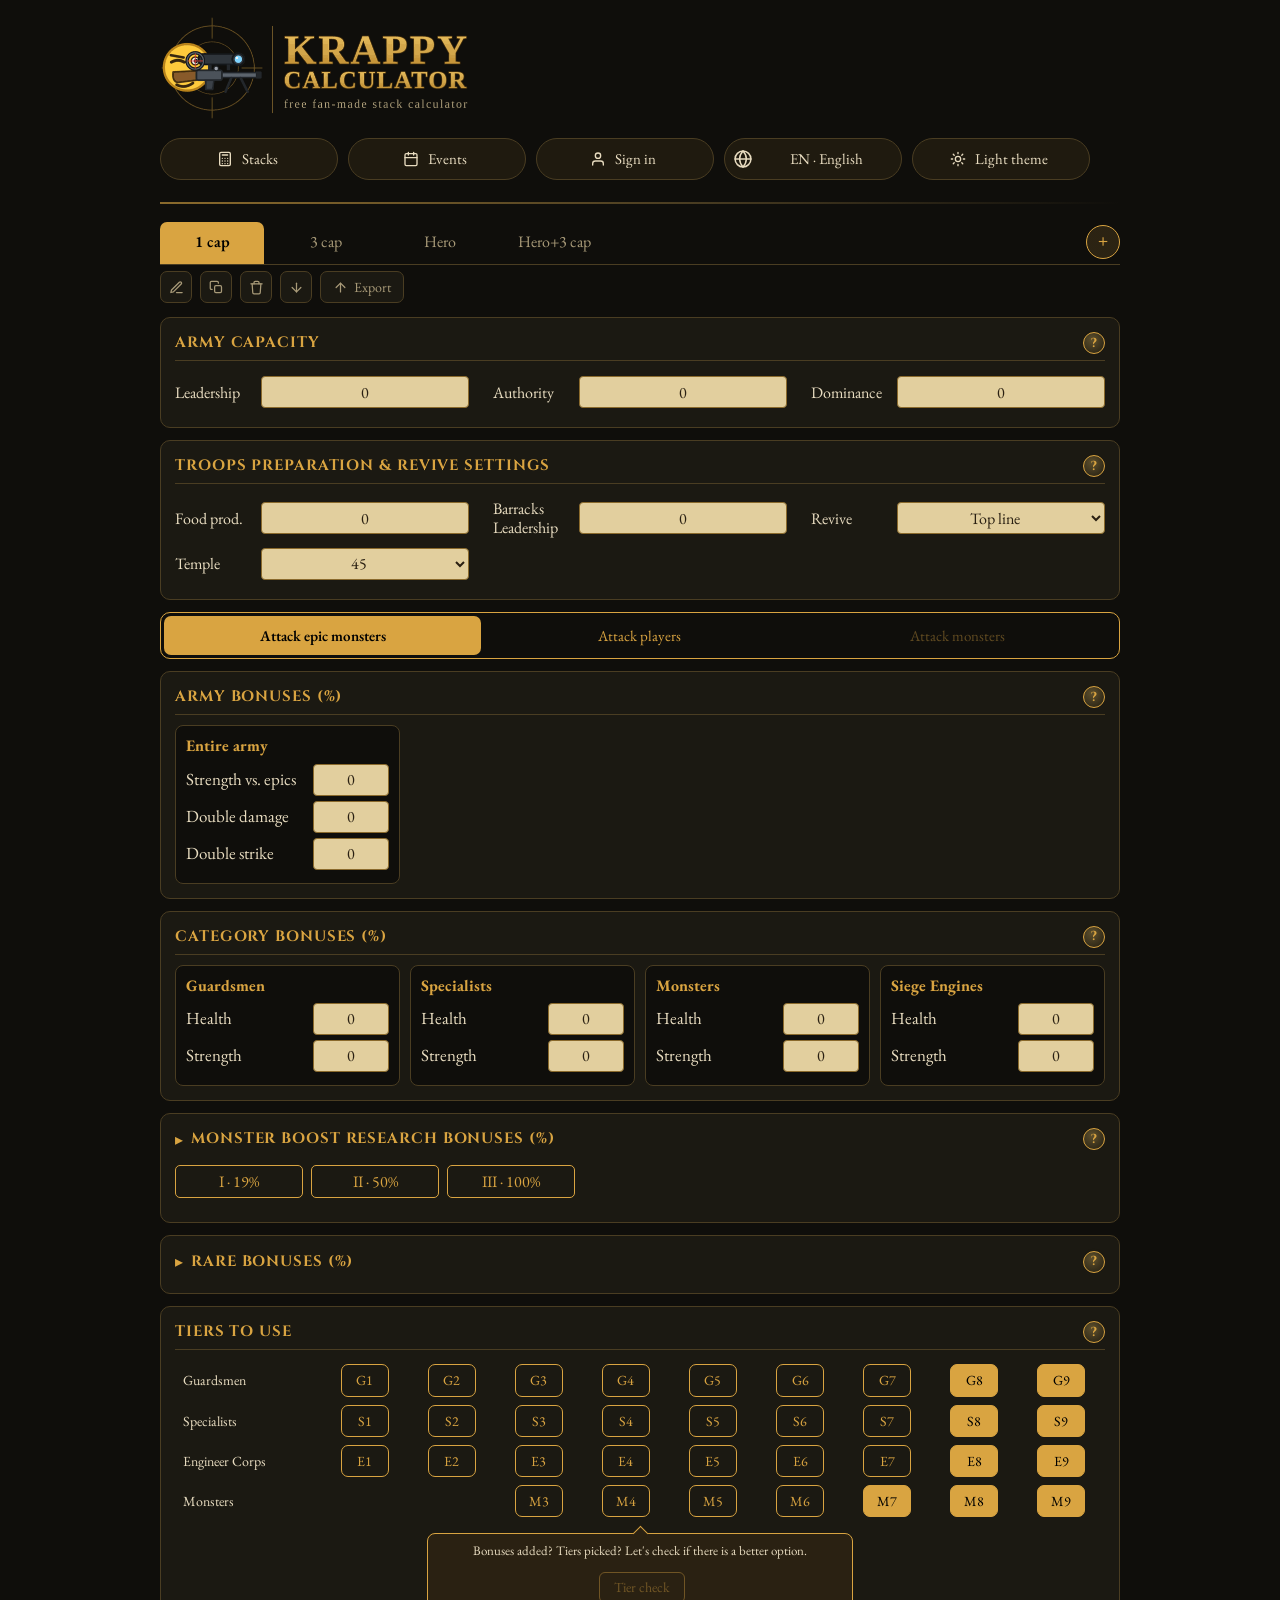
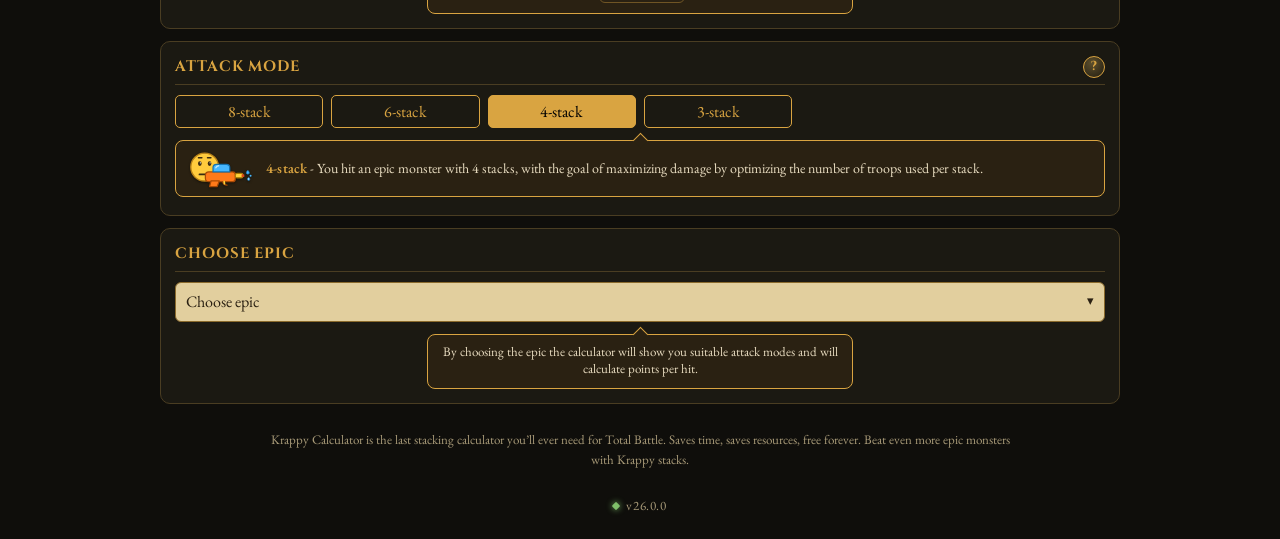
<file: index.html>
<!DOCTYPE html>
<html lang="en"><head><meta charset="utf-8">
<meta name="viewport" content="width=device-width, initial-scale=1, viewport-fit=cover">
<title>Krappy Calculator – Total Battle stack calculator</title>
<meta name="description" content="The most accurate Total Battle calculator: plan your army stacks to fight epic monsters or other players. Saves time, saves resources, free forever.">
<meta property="og:type" content="website">
<meta property="og:title" content="Krappy Calculator – Total Battle stack calculator">
<meta property="og:description" content="The most accurate Total Battle calculator: plan your army stacks to fight epic monsters or other players. Saves time, saves resources, free forever.">
<link rel="canonical" href="https://hracik.github.io/tb-stack-calculator/">
<meta name="twitter:card" content="summary">
<meta name="twitter:title" content="Krappy Calculator – Total Battle stack calculator">
<meta name="twitter:description" content="The most accurate Total Battle calculator: plan your army stacks to fight epic monsters or other players. Saves time, saves resources, free forever.">
<link rel="icon" type="image/png" sizes="64x64" href="[data-uri]">
<link rel="apple-touch-icon" href="[data-uri]">
<link href="https://fonts.googleapis.com/css2?family=Cinzel:wght@600&family=EB+Garamond:wght@400;600&display=swap" rel="stylesheet">
<script>try{if(localStorage.getItem("tb_theme")=="light")document.documentElement.dataset.theme="light"}catch(e){}</script><link rel="stylesheet" href="app.css?v=26.0.0"></head><body><main>
<div class="imp" id="imp" data-notr hidden></div>
<header class="hd"><h1><img class="lg" src="[data-uri]" width="309" height="104" alt="Krappy Calculator - free fan-made stack calculator" draggable="false"></h1><button class="mnt" id="mnt" data-act="mnt" aria-label="Menu" aria-expanded="false" aria-controls="menu" hidden><svg class="mni" viewBox="0 0 24 24" width="24" height="24" fill="none" stroke="currentColor" stroke-width="2.2" stroke-linecap="round" aria-hidden="true"><line x1="4" y1="7" x2="20" y2="7"/><line x1="4" y1="12" x2="20" y2="12"/><line x1="4" y1="17" x2="20" y2="17"/></svg><svg class="mnx" viewBox="0 0 24 24" width="24" height="24" fill="none" stroke="currentColor" stroke-width="2.2" stroke-linecap="round" aria-hidden="true"><line x1="6" y1="6" x2="18" y2="18"/><line x1="18" y1="6" x2="6" y2="18"/></svg></button></header>
<nav class="menu" id="menu" hidden><div class="mbar"><a class="nvb pgl" href="#" data-pg="" aria-current="page"><svg viewBox="0 0 24 24" width="16" height="16" fill="none" stroke="currentColor" stroke-width="2" stroke-linecap="round" stroke-linejoin="round" aria-hidden="true"><rect x="4" y="2" width="16" height="20" rx="2"/><path d="M8 6h8M8 11h.01M12 11h.01M16 11h.01M8 15h.01M12 15h.01M16 15h.01M8 19h.01M12 19h.01M16 19h.01"/></svg><span class="nvn">Stacks</span></a><a class="nvb pgl" href="#events" data-pg="events"><svg viewBox="0 0 24 24" width="16" height="16" fill="none" stroke="currentColor" stroke-width="2" stroke-linecap="round" stroke-linejoin="round" aria-hidden="true"><rect x="3" y="4" width="18" height="18" rx="2"/><path d="M16 2v4M8 2v4M3 10h18"/></svg><span class="nvn">Events</span></a><span id="menuacct"></span><div class="lgw" data-notr><svg viewBox="0 0 24 24" width="20" height="20" fill="none" stroke="currentColor" stroke-width="1.8" stroke-linecap="round" aria-hidden="true"><circle cx="12" cy="12" r="9.5"/><path d="M2.5 12h19M12 2.5c2.8 3 4 6 4 9.5s-1.2 6.5-4 9.5c-2.8-3-4-6-4-9.5s1.2-6.5 4-9.5z"/></svg><select id="lang" aria-label="Language"><option value="en" selected>English</option></select><button type="button" class="lgb" id="lbtn" data-act="lopen" aria-haspopup="dialog" aria-label="Language"></button></div><button class="nvb thm" type="button" data-act="theme" aria-label="Light theme"><svg viewBox="0 0 24 24" width="16" height="16" fill="none" stroke="currentColor" stroke-width="2" stroke-linecap="round" stroke-linejoin="round" aria-hidden="true"><circle cx="12" cy="12" r="4"/><path d="M12 2v2M12 20v2M4.9 4.9l1.4 1.4M17.7 17.7l1.4 1.4M2 12h2M20 12h2M4.9 19.1l1.4-1.4M17.7 6.3l1.4-1.4"/></svg><span class="nvn">Light theme</span></button><button class="nvb hlp" hidden type="button" data-act="help" aria-haspopup="dialog"><svg viewBox="0 0 24 24" width="16" height="16" fill="none" stroke="currentColor" stroke-width="2" stroke-linecap="round" stroke-linejoin="round" aria-hidden="true"><path d="M21 11.5a8.4 8.4 0 0 1-9 8.4 8.6 8.6 0 0 1-3.6-.8L3 21l1.9-5.4A8.4 8.4 0 1 1 21 11.5z"/></svg><span class="nvn">1-on-1 help</span></button><a class="don" hidden href="https://donate.stripe.com/7sY4gB9Qx8mR4KVae8grS00" target="_blank" rel="noopener noreferrer"><b>♥</b>Donate</a></div></nav>
<hr class="mdv">
<section class="card pgx" id="pgx" hidden></section>
<div class="amo" id="hw" hidden><div class="card" id="hp" hidden role="dialog" aria-modal="true" aria-label="1-on-1 help"></div></div>
<div class="amo" id="apw" hidden><div class="card" id="ap" hidden role="dialog" aria-modal="true" aria-label="Account"></div></div>
<div class="amo" id="epw" hidden><div class="card" id="epp" hidden role="dialog" aria-modal="true" aria-label="Choose the epic monster"></div></div>
<div class="amo" id="lgw2" hidden><div class="card" id="lgp" hidden role="dialog" aria-modal="true" aria-label="Choose the language"></div></div>
<div class="amo" id="fmw" hidden><div class="card" id="fmp" hidden role="dialog" aria-modal="true" aria-label="Troops preparation &amp; revive settings"></div></div>
<div class="amo" id="how" hidden><div class="card" id="howp" role="dialog" aria-modal="true" aria-label="How to use"><div class="amh"><div class="amt">How to use</div><button class="amx" data-act="howx" aria-label="Close" type="button">×</button></div><div class="hn"><p><b>Every section of the app has a help icon (?) that explains the inputs</b>, what to do and what not to do. Read it before your first use.</p></div><div class="pbrow hwt"><button type="button" class="tg hwb on" data-hp="0">Hitting</button><button type="button" class="tg hwb" data-hp="1">Preparation</button><button type="button" class="tg hwb" data-hp="2">Compare</button></div><div class="hpn" data-hp="0"><div class="hn"><p><b>Try to use a balanced army most of the time</b>: no extra flying, melee, ranged or mounted bonuses, and preferably no difference between the health and strength of Guardsmen, Specialists, Monsters and Engineers (extra strength of Monsters is fine).</p></div><ol class="hl"><li>Pick the captains and hero who will go on the attack and give them fighting equipment. Captains and hero <b>who do not take part in the attack</b> can't be fighting captains and get no fighting equipment.</li><li>Click Attack on the enemy (epic or player) and choose your fighting squad. The game shows your Leadership, Authority and Dominance numbers for the calculator at the bottom of the screen. Type them into Army capacity.</li><li>Go to the Barracks to find your bonuses. If your fighting squad changes (e.g. change of captain, level up, added talents) type bonuses again.<ol class="la" type="a"><li>Click Guardsmen, click on one and scroll down to the bonuses section. Type the chance to deal double damage, the chance to strike two squads and the strength of your entire army against epic monsters (or the health and strength against players, if you attack a player) into Army bonuses (%), Entire army section, <b>once</b>. Type the Health and Strength bonuses in Category bonuses (%), Guardsmen section. Now click Specialists, click on one, scroll to its bonuses and type the Health and Strength bonuses in Category bonuses (%), Specialists section. Repeat for Monsters and Engineers.</li><li>Go to the Academy, section Monsters boost, and based on the research parts you have completed, click I · 19 %, II · 50 % or III · 100 % in Monster boost research bonuses (%). If a part is incomplete, you need to add up the health and strength numbers for each monster type, so it is better to complete the research.</li><li>For Rare bonuses (%), click on the help first, as you <b>probably do not need to fill anything here</b>.<ul class="lb"><li>If you use a lot of mercenaries or scouts, set the Special troop type bonuses.</li><li>If you use captains with effects on only one part of the army, set the Combat type bonuses.</li><li>If you fight with standard or tournament equipment, set the Category bonuses too.</li></ul></li></ol></li><li>Pick your tiers, then click the Tier check button and adjust the tiers if you like the suggestions.</li><li>Scroll to Calculation, pick a view that suits you, go to Hitting and type your army numbers into the game.</li></ol><div class="hn"><p>If the attack in the game looks wrong, click the Battle report button in the Calculation section.</p></div><div class="hg"><button type="button" class="hgb"><img data-src="howto/balanced.webp" alt="" loading="lazy" decoding="async"><span>Example of a balanced setup</span></button><button type="button" class="hgb"><img data-src="howto/1.webp" alt="" loading="lazy" decoding="async"><span>Choose the epic</span></button><button type="button" class="hgb"><img data-src="howto/2.webp" alt="" loading="lazy" decoding="async"><span>Enter your numbers</span></button><button type="button" class="hgb"><img data-src="howto/3.webp" alt="" loading="lazy" decoding="async"><span>Tick your tiers</span></button><button type="button" class="hgb"><img data-src="howto/4.webp" alt="" loading="lazy" decoding="async"><span>Read the result</span></button><button type="button" class="hgb"><img data-src="howto/5.webp" alt="" loading="lazy" decoding="async"><span>Tabs, Import and Export</span></button></div></div><div class="hpn" data-hp="1" hidden><ol class="hl"><li>Type your total food production into Food prod. and pick the Revive you want.</li><li>Click Preparation in the Action section: it shows how many units to train per stack at once for the maximum hit per training.</li></ol><div class="hg"><button type="button" class="hgb"><img data-src="howto/pr1.webp" alt="" loading="lazy" decoding="async"><span>Click Preparation</span></button><button type="button" class="hgb"><img data-src="howto/pr2.webp" alt="" loading="lazy" decoding="async"><span>Units to train per stack</span></button></div></div><div class="hpn" data-hp="2" hidden><ol class="hl"><li>Click Compare in the Action section.</li><li>Type the units of your own stacks, or upload screenshots of the in-game battle report showing all of them.</li><li>See how your stacks differ from the Krappy ones.</li></ol><div class="hg"><button type="button" class="hgb"><img data-src="howto/cm1.webp" alt="" loading="lazy" decoding="async"><span>Click Compare</span></button><button type="button" class="hgb"><img data-src="howto/cm2.webp" alt="" loading="lazy" decoding="async"><span>Type or upload your units</span></button></div></div></div></div>
<div class="amo" id="hgw" hidden><div id="hgp" hidden role="dialog" aria-modal="true" aria-label="How to use" data-notr><div id="hgt"><span id="hgn"></span><button type="button" class="hx" data-hg="close" aria-label="Close"><svg viewBox="0 0 24 24" width="22" height="22" fill="none" stroke="currentColor" stroke-width="2" stroke-linecap="round" stroke-linejoin="round" aria-hidden="true"><path d="M6 6l12 12M18 6L6 18"/></svg></button></div><button type="button" class="hx hxp" data-hg="prev" aria-label="Previous"><svg viewBox="0 0 24 24" width="22" height="22" fill="none" stroke="currentColor" stroke-width="2" stroke-linecap="round" stroke-linejoin="round" aria-hidden="true"><path d="M15 5l-7 7 7 7"/></svg></button><img id="hgi" alt=""><button type="button" class="hx hxn" data-hg="next" aria-label="Next"><svg viewBox="0 0 24 24" width="22" height="22" fill="none" stroke="currentColor" stroke-width="2" stroke-linecap="round" stroke-linejoin="round" aria-hidden="true"><path d="M9 5l7 7-7 7"/></svg></button><div id="hgc"></div></div></div>
<div class="intro" id="intro"><p>Plan the stacks of your army for epic monster and player attacks: enter your army capacity, fighting bonuses and tiers, and get the units to send. <span>New here?</span> <span>Start with</span> <button type="button" class="lnk" data-act="how">How to use</button><span data-notr>.</span></p></div>
<div id="tabrow"><div id="tabs" data-notr></div><button type="button" class="tab add" id="tabadd" data-add="1" data-notr aria-label="New tab">+</button></div><div id="tabtools"></div>
<div class="card" id="xp" hidden></div>
<div class="card" data-help="army"><h2>Army capacity</h2><div class="fg">
<label class="bi"><span>Leadership</span><input id="capA" type="text" inputmode="decimal" value="1875508"></label>
<label class="bi"><span>Authority</span><input id="capU" type="text" inputmode="decimal" value="0"></label>
<label class="bi"><span>Dominance</span><input id="capM" type="text" inputmode="decimal" value="330943"></label>
</div></div>
<div class="card" data-help="food"><h2>Troops preparation &amp; revive settings</h2><div class="fg">
<label class="bi"><span>Food prod.</span><input id="foodP" type="text" inputmode="decimal" value="0"></label>
<label class="bi"><span>Barracks Leadership</span><input id="brkL" type="text" inputmode="decimal" value="0"></label>

<label class="bi" id="revl"><span>Revive</span><select id="revm"><option value="none">None</option><option value="top" selected>Top line</option><option value="mon">Monsters only</option><option value="montop">Monsters and top line</option><option value="all">All</option><option value="all10">Full revive, 10 hits</option><option value="all60">Full revive, 60 hits</option></select></label>
<label class="bi" id="templl"><span>Temple</span><select id="temple"><option value="0">0</option><option value="1">1</option><option value="2">2</option><option value="3">3</option><option value="4">4</option><option value="5">5</option><option value="6">6</option><option value="7">7</option><option value="8">8</option><option value="9">9</option><option value="10">10</option><option value="11">11</option><option value="12">12</option><option value="13">13</option><option value="14">14</option><option value="15">15</option><option value="16">16</option><option value="17">17</option><option value="18">18</option><option value="19">19</option><option value="20">20</option><option value="21">21</option><option value="22">22</option><option value="23">23</option><option value="24">24</option><option value="25">25</option><option value="26">26</option><option value="27">27</option><option value="28">28</option><option value="29">29</option><option value="30">30</option><option value="31">31</option><option value="32">32</option><option value="33">33</option><option value="34">34</option><option value="35">35</option><option value="36">36</option><option value="37">37</option><option value="38">38</option><option value="39">39</option><option value="40">40</option><option value="41">41</option><option value="42">42</option><option value="43">43</option><option value="44">44</option><option value="45" selected>45</option></select></label></div></div>

<div class="atk" id="atk"><button type="button" class="ab" data-a="epics">Attack epic monsters</button><button type="button" class="ab" data-a="players">Attack players</button><button type="button" class="ab" data-a="monsters">Attack monsters</button></div>
<div class="card" data-help="bonx"><h2>Army bonuses (%)</h2><div class="bg" id="bonx"></div></div>
<div class="card" data-help="bon"><h2>Category bonuses (%)</h2><div class="bg" id="bon"></div></div>

<details class="card" data-help="mb"><summary><h2>Monster boost research bonuses (%)</h2><div class="mbb"><div class="pbrow"><button class="tg pb" data-p="19" data-dh="0">I · 19%</button><button class="tg pb" data-p="50" data-dh="5">II · 50%</button><button class="tg pb" data-p="100" data-dh="5">III · 100%</button></div></div></summary>
<div class="bg" id="mb"></div>
</details>
<details class="card" data-help="rare"><summary><h2>Rare bonuses (%)</h2></summary><div class="rh">Special troop type bonuses</div><div class="bg" id="spb"></div><div class="rh">Combat type bonuses</div><div class="bg" id="sb"></div><div class="rh">Category bonuses</div><div class="bg" id="rare"></div></details>

<div class="card" data-help="tiers"><h2>Tiers to use</h2><div class="sc"><table class="tt" id="tiers"></table></div>
<div class="tcw"><p class="tct">Bonuses added? Tiers picked? Let's check if there is a better option.</p><button type="button" class="tg tc">Tier check</button><div id="tca" class="tca" aria-live="polite"></div></div>
</div>

<div class="card" id="mcard" hidden><h2>Choose monster</h2><input type="hidden" id="monster" value="Elven Citadel"><button type="button" class="epsel" id="mbtn" data-act="mopen"></button><div class="mdi" id="mgoal" role="note"><svg xmlns="http://www.w3.org/2000/svg" viewBox="0 0 92 56" class="mi" aria-hidden="true" focusable="false"><image href="[data-uri]" width="92" height="56"/></svg><span><b>Goal</b> - Kill the enemy in 1 round with the minimum losses.</span></div></div>
<div class="card" data-help="mode"><h2>Attack mode</h2>
<input type="hidden" id="enemy" value="4">
<input type="hidden" id="mode" value="max">
<div class="mrow" id="mrE"><button class="tg eb" data-e="8">8-stack</button><button class="tg eb" data-e="6">6-stack</button><button class="tg eb" data-e="4">4-stack</button><button class="tg eb" data-e="3">3-stack</button><button class="tg cm" data-m="kill">Killshot</button></div>
<div class="mrow" id="mrP" hidden><button class="tg cm" data-m="cp">CP kill</button><button class="tg cm" data-m="cpd">CP death</button><button class="tg cm" data-m="arena">Arena</button><button class="tg cm" data-m="lava">Lava</button><button class="tg cm" data-m="pvpmax">Max damage</button><button class="tg cm" data-m="ren">Renegades</button></div>
<div id="mics" hidden><span data-i="reg"><svg xmlns="http://www.w3.org/2000/svg" viewBox="0 0 92 56" class="mi" aria-hidden="true" focusable="false"><circle cx="24" cy="26" r="20" fill="#FFCB3D" stroke="#B9831A" stroke-width="2"/><ellipse cx="17" cy="21" rx="2.6" ry="3.4" fill="#3a2a10"/><ellipse cx="31" cy="21" rx="2.6" ry="3.4" fill="#3a2a10"/><circle cx="17.8" cy="19.8" r="0.9" fill="#fff"/><circle cx="31.8" cy="19.8" r="0.9" fill="#fff"/><path d="M15 12.5 h5 M28 12.5 h5" stroke="#3a2a10" stroke-width="2" stroke-linecap="round"/><path d="M16.5 36.5 h15" stroke="#3a2a10" stroke-width="2.6" stroke-linecap="round"/><path d="M30 33 h34 q4 0 4 4 v6 q0 4 -4 4 h-34 q-5 0 -5 -5 v-4 q0 -5 5 -5 z" fill="#ff7a1a" stroke="#a84a05" stroke-width="1.8" stroke-linejoin="round"/><path d="M36 33 v-6 q0 -5 5 -5 h14 q5 0 5 5 v6 z" fill="#46b7ff" stroke="#1673b0" stroke-width="1.8" stroke-linejoin="round"/><path d="M40 27 q1 -3 4 -3" fill="none" stroke="#bfe9ff" stroke-width="2" stroke-linecap="round"/><path d="M42 33 v-5 m6 5 v-5 m6 5 v-5" stroke="#1673b0" stroke-width="0" /><rect x="68" y="35" width="11" height="6.5" rx="2.5" fill="#ffd23a" stroke="#a87a05" stroke-width="1.6"/><rect x="77" y="36.2" width="4" height="4.2" rx="1" fill="#d94a1a"/><path d="M33 48 h12 l-3 8 h-11 z" fill="#ff7a1a" stroke="#a84a05" stroke-width="1.8" stroke-linejoin="round" transform="translate(0,-2)"/><path d="M50 47 q1 5 6 5" fill="none" stroke="#a84a05" stroke-width="2" stroke-linecap="round"/><path d="M52 47 l0.5 3" stroke="#ffd23a" stroke-width="2.4" stroke-linecap="round"/><path d="M84 33 q2 -4 4 0 q1 3 -2 3.2 q-3 -.2 -2 -3.2 z" fill="#46b7ff" stroke="#1673b0" stroke-width="1"/><path d="M85.5 42.5 q1.6 -3.4 3.4 0 q.8 2.6 -1.7 2.8 q-2.5 -.2 -1.7 -2.8 z" fill="#8fd6ff" stroke="#1673b0" stroke-width="1"/><circle cx="90" cy="38.5" r="1.4" fill="#46b7ff"/></svg></span><span data-i="sn"><svg xmlns="http://www.w3.org/2000/svg" viewBox="0 0 92 56" class="mi" aria-hidden="true" focusable="false"><circle cx="24" cy="26" r="20" fill="#FFCB3D" stroke="#B9831A" stroke-width="2"/><path d="M10.5 21.5 q5.5 -3.2 11 0" fill="none" stroke="#3a2a10" stroke-width="2.6" stroke-linecap="round"/><path d="M10 15.5 l11 2" stroke="#3a2a10" stroke-width="2.2" stroke-linecap="round"/><circle cx="31" cy="20.5" r="3.4" fill="#fff" stroke="#3a2a10" stroke-width="1.2"/><circle cx="31.6" cy="20.5" r="1.9" fill="#222"/><path d="M15 41 q7 3.5 14 -1.5" fill="none" stroke="#3a2a10" stroke-width="2.4" stroke-linecap="round"/><path d="M12 30 L32 29 L32 37 L16 39 Q11 38 12 30 Z" fill="#8a5a2b" stroke="#4a2f14" stroke-width="1.5" stroke-linejoin="round"/><rect x="32" y="28.5" width="22" height="8.5" rx="1.5" fill="#4b525a" stroke="#22262b" stroke-width="1.5"/><rect x="54" y="30.5" width="31" height="4.2" rx="1" fill="#5d656e" stroke="#22262b" stroke-width="1.3"/><rect x="83" y="29.5" width="5" height="6.2" rx="1" fill="#22262b"/><path d="M40 37 h7 l-1 8 h-6 z" fill="#3a4047" stroke="#22262b" stroke-width="1.3" stroke-linejoin="round"/><circle cx="49" cy="27" r="2" fill="#9aa3ad" stroke="#22262b" stroke-width="1"/><path d="M62 35 l-5 12 M70 35 l6 12" stroke="#22262b" stroke-width="2.2" stroke-linecap="round"/><rect x="34" y="14.5" width="34" height="9" rx="3" fill="#2f353c" stroke="#15181b" stroke-width="1.5"/><rect x="42" y="23.5" width="3" height="5" fill="#22262b"/><rect x="58" y="23.5" width="3" height="5" fill="#22262b"/><circle cx="68" cy="19" r="5.2" fill="#2f353c" stroke="#15181b" stroke-width="1.5"/><circle cx="68" cy="19" r="3.2" fill="#7fd3ff"/><circle cx="66.8" cy="17.8" r="1" fill="#fff" opacity=".85"/><circle cx="31" cy="20.5" r="7" fill="none" stroke="#15181b" stroke-width="3"/><circle cx="31" cy="20.5" r="7" fill="none" stroke="#5b636c" stroke-width="1"/><path d="M31 14 v13 M24.5 20.5 h13" stroke="#e23b3b" stroke-width="0.8" opacity=".9"/></svg></span><span data-i="pv1"><svg xmlns="http://www.w3.org/2000/svg" viewBox="0 0 92 56" class="mi" aria-hidden="true" focusable="false"><g><g transform="rotate(5 15 28)"><circle cx="15" cy="28" r="13" fill="#FFCB3D" stroke="#B9831A" stroke-width="2"/><path d="M5.8 19.6 l7.4 3.2" stroke="#3a2a10" stroke-width="2.1" stroke-linecap="round"/><path d="M17.4 22.9 l7.6 -3.2" stroke="#3a2a10" stroke-width="2.1" stroke-linecap="round"/><circle cx="10.2" cy="26.2" r="3.5" fill="#fff" stroke="#3a2a10" stroke-width="1.2"/><circle cx="11.5" cy="26.6" r="1.5" fill="#222"/><circle cx="20.2" cy="26.2" r="3.5" fill="#fff" stroke="#3a2a10" stroke-width="1.2"/><circle cx="21.5" cy="26.6" r="1.5" fill="#222"/><path d="M8.5 33.6 h13 q-.9 4.4 -6.5 4.4 q-5.6 0 -6.5 -4.4 z" fill="#7a1e1e" stroke="#3a2a10" stroke-width="1.5" stroke-linejoin="round"/><path d="M9.9 34.8 h10.2 q-.6 1.9 -1.6 1.9 h-7 q-1 0 -1.6 -1.9 z" fill="#fff"/></g><path d="M27 37 h6.4 l-1.6 9 h-5.4 z" fill="#3a4047" stroke="#22262b" stroke-width="1.3" stroke-linejoin="round"/><rect x="24" y="29.5" width="18" height="7.5" rx="1.7" fill="#4b525a" stroke="#22262b" stroke-width="1.5"/><rect x="41" y="31.2" width="4.2" height="4" rx=".9" fill="#5d656e" stroke="#22262b" stroke-width="1.1"/><path d="M27 31.4 h11" stroke="#7b848e" stroke-width="1.2" stroke-linecap="round"/></g><g transform="translate(92 0) scale(-1 1)"><g><circle cx="15" cy="28" r="13" fill="#FFCB3D" stroke="#B9831A" stroke-width="2"/><path d="M6.8 21.4 h6.8 M16.4 21.4 h6.8" stroke="#3a2a10" stroke-width="1.9" stroke-linecap="round"/><circle cx="10.2" cy="26.2" r="3.5" fill="#fff" stroke="#3a2a10" stroke-width="1.2"/><circle cx="8.9" cy="27.5" r="1.5" fill="#222"/><path d="M6.699999999999999 26.2 a3.5 3.5 0 0 1 7 0 z" fill="#FFCB3D" stroke="#3a2a10" stroke-width="1.2" stroke-linejoin="round"/><circle cx="20.2" cy="26.2" r="3.5" fill="#fff" stroke="#3a2a10" stroke-width="1.2"/><circle cx="18.9" cy="27.5" r="1.5" fill="#222"/><path d="M16.7 26.2 a3.5 3.5 0 0 1 7 0 z" fill="#FFCB3D" stroke="#3a2a10" stroke-width="1.2" stroke-linejoin="round"/><path d="M10.5 35.2 q4.5 -.7 9 .3" fill="none" stroke="#3a2a10" stroke-width="2" stroke-linecap="round"/></g><path d="M27 37 h6.4 l-1.6 9 h-5.4 z" fill="#e0559a" stroke="#8a2556" stroke-width="1.3" stroke-linejoin="round"/><rect x="24" y="29.5" width="14" height="7.5" rx="3" fill="#ff7fb7" stroke="#8a2556" stroke-width="1.5"/><rect x="28" y="25.2" width="6.4" height="4.8" rx="1.3" fill="#7fd6ff" stroke="#1673b0" stroke-width="1.2"/><circle cx="41.8" cy="33.2" r="3.9" fill="none" stroke="#46b7ff" stroke-width="1.7"/><path d="M38 33.2 h0" stroke="#8a2556" stroke-width="1.5"/></g><g><path d="M51.8 34.6 L48.8 34.7 L49.0 37.7 L47.0 35.4 L44.8 37.4 L45.4 34.4 L42.5 33.9 L45.1 32.5 L43.7 29.9 L46.4 31.2 L47.6 28.4 L48.3 31.3 L51.2 30.5 L49.4 32.9 Z" fill="#ffe45a" stroke="#ff7a1a" stroke-width="1" stroke-linejoin="round"/></g><circle cx="49" cy="25.5" r="2.8" fill="#bfe9ff" fill-opacity=".35" stroke="#46b7ff" stroke-width="1.1"/><circle cx="48.0" cy="24.4" r="0.8" fill="#fff"/><circle cx="44.5" cy="20.5" r="2.1" fill="#bfe9ff" fill-opacity=".35" stroke="#46b7ff" stroke-width="1.1"/><circle cx="43.8" cy="19.7" r="0.6" fill="#fff"/><circle cx="50.5" cy="18.5" r="1.5" fill="#bfe9ff" fill-opacity=".35" stroke="#46b7ff" stroke-width="1.1"/><circle cx="50.0" cy="17.9" r="0.4" fill="#fff"/><circle cx="48.5" cy="42" r="2.4" fill="#bfe9ff" fill-opacity=".35" stroke="#46b7ff" stroke-width="1.1"/><circle cx="47.7" cy="41.0" r="0.7" fill="#fff"/><circle cx="44" cy="47" r="1.6" fill="#bfe9ff" fill-opacity=".35" stroke="#46b7ff" stroke-width="1.1"/><circle cx="43.4" cy="46.4" r="0.4" fill="#fff"/></svg></span><span data-i="pvm"><svg xmlns="http://www.w3.org/2000/svg" viewBox="0 0 92 56" class="mi" aria-hidden="true" focusable="false"><g><g transform="rotate(5 15 28)"><circle cx="15" cy="28" r="13" fill="#FFCB3D" stroke="#B9831A" stroke-width="2"/><path d="M5.8 19.6 l7.4 3.2" stroke="#3a2a10" stroke-width="2.1" stroke-linecap="round"/><path d="M17.4 22.9 l7.6 -3.2" stroke="#3a2a10" stroke-width="2.1" stroke-linecap="round"/><circle cx="10.2" cy="26.2" r="3.5" fill="#fff" stroke="#3a2a10" stroke-width="1.2"/><circle cx="11.5" cy="26.6" r="1.5" fill="#222"/><circle cx="20.2" cy="26.2" r="3.5" fill="#fff" stroke="#3a2a10" stroke-width="1.2"/><circle cx="21.5" cy="26.6" r="1.5" fill="#222"/><path d="M8.5 33.6 h13 q-.9 4.4 -6.5 4.4 q-5.6 0 -6.5 -4.4 z" fill="#7a1e1e" stroke="#3a2a10" stroke-width="1.5" stroke-linejoin="round"/><path d="M9.9 34.8 h10.2 q-.6 1.9 -1.6 1.9 h-7 q-1 0 -1.6 -1.9 z" fill="#fff"/></g><path d="M27 37 h6.4 l-1.6 9 h-5.4 z" fill="#3a4047" stroke="#22262b" stroke-width="1.3" stroke-linejoin="round"/><rect x="24" y="29.5" width="18" height="7.5" rx="1.7" fill="#4b525a" stroke="#22262b" stroke-width="1.5"/><rect x="41" y="31.2" width="4.2" height="4" rx=".9" fill="#5d656e" stroke="#22262b" stroke-width="1.1"/><path d="M27 31.4 h11" stroke="#7b848e" stroke-width="1.2" stroke-linecap="round"/></g><g transform="translate(92 0) scale(-1 1)"><g transform="rotate(5 15 28)"><circle cx="15" cy="28" r="13" fill="#FFCB3D" stroke="#B9831A" stroke-width="2"/><path d="M5.8 19.6 l7.4 3.2" stroke="#3a2a10" stroke-width="2.1" stroke-linecap="round"/><path d="M17.4 22.9 l7.6 -3.2" stroke="#3a2a10" stroke-width="2.1" stroke-linecap="round"/><circle cx="10.2" cy="26.2" r="3.5" fill="#fff" stroke="#3a2a10" stroke-width="1.2"/><circle cx="11.5" cy="26.6" r="1.5" fill="#222"/><circle cx="20.2" cy="26.2" r="3.5" fill="#fff" stroke="#3a2a10" stroke-width="1.2"/><circle cx="21.5" cy="26.6" r="1.5" fill="#222"/><path d="M8.5 33.6 h13 q-.9 4.4 -6.5 4.4 q-5.6 0 -6.5 -4.4 z" fill="#7a1e1e" stroke="#3a2a10" stroke-width="1.5" stroke-linejoin="round"/><path d="M9.9 34.8 h10.2 q-.6 1.9 -1.6 1.9 h-7 q-1 0 -1.6 -1.9 z" fill="#fff"/></g><path d="M27 37 h6.4 l-1.6 9 h-5.4 z" fill="#3a4047" stroke="#22262b" stroke-width="1.3" stroke-linejoin="round"/><rect x="24" y="29.5" width="18" height="7.5" rx="1.7" fill="#4b525a" stroke="#22262b" stroke-width="1.5"/><rect x="41" y="31.2" width="4.2" height="4" rx=".9" fill="#5d656e" stroke="#22262b" stroke-width="1.1"/><path d="M27 31.4 h11" stroke="#7b848e" stroke-width="1.2" stroke-linecap="round"/></g><path d="M46 21.5 L46 26 M46 40.5 L46 45 M40.5 23.5 L42.8 27.2 M51.5 23.5 L49.2 27.2 M40.5 43 L42.8 39.3 M51.5 43 L49.2 39.3" stroke="#ff7a1a" stroke-width="1.9" stroke-linecap="round" fill="none"/><circle cx="46" cy="20.3" r="1.4" fill="#ffd23a"/><circle cx="46" cy="46.2" r="1.4" fill="#ffd23a"/><g><path d="M51.8 34.6 L48.8 34.7 L49.0 37.7 L47.0 35.4 L44.8 37.4 L45.4 34.4 L42.5 33.9 L45.1 32.5 L43.7 29.9 L46.4 31.2 L47.6 28.4 L48.3 31.3 L51.2 30.5 L49.4 32.9 Z" fill="#ffe45a" stroke="#ff7a1a" stroke-width="1" stroke-linejoin="round"/></g><g transform="translate(92 0) scale(-1 1)"><path d="M51.8 34.6 L48.8 34.7 L49.0 37.7 L47.0 35.4 L44.8 37.4 L45.4 34.4 L42.5 33.9 L45.1 32.5 L43.7 29.9 L46.4 31.2 L47.6 28.4 L48.3 31.3 L51.2 30.5 L49.4 32.9 Z" fill="#ffe45a" stroke="#ff7a1a" stroke-width="1" stroke-linejoin="round"/></g></svg></span></div>
<div class="mdi" id="mdi" role="note" hidden></div>

</div>
<div class="card" id="ecard"><h2>Choose epic</h2><select id="epic" hidden></select><button type="button" class="epsel" id="ebtn" data-act="eopen"></button><div class="tcw"><p class="tct">By choosing the epic the calculator will show you suitable attack modes and will calculate points per hit.</p></div></div>
<div class="card" id="rcard" hidden><h2>Choose level</h2><select id="renLv" hidden><option value="">-</option></select><button type="button" class="epsel" id="rbtn" data-act="ropen"></button></div>

<div class="card" data-help="res"><h2><span id="rtitle">Calculation</span></h2>
<div id="theo" hidden>
<div id="tintro"></div>
<div class="trow"><button type="button" id="tgo">Find stacks</button><button type="button" id="tdp">Search deeper</button><button type="button" id="ttc">Rank tier choices</button></div>
<div id="tpr" hidden><div class="tpb"><i id="tpi"></i></div><span id="tps"></span></div>
<div id="tres"></div><div id="ttab"></div></div>
<div id="rsm"></div>
<div id="osd" class="ctl"><div class="mu">Battle in detail</div><div class="obrow"><button type="button" class="tg ob" data-o="die" aria-expanded="false">Target order</button><button type="button" class="tg ob" data-o="hit" aria-expanded="false">Strike order</button><button type="button" class="tg ob" data-o="rep" aria-expanded="false">Battle report</button></div>
<div class="ol sbx" id="os" hidden></div><div class="sbx" id="ho" hidden></div><div class="sbx" id="br" hidden></div></div>
<div class="ctl"><div class="mu">View</div><div class="pbrow"><button type="button" class="tg vb" data-v="grouped">Grouped</button><button type="button" class="tg vb" data-v="mobile">Mobile</button><button type="button" class="tg vb" data-v="computer">Computer</button></div></div>
<div class="ctl"><div class="mu">Action</div><input type="hidden" id="shw" value="hit"><div class="pbrow"><button type="button" class="tg vb sb" data-sh="hit">Hitting</button><button type="button" class="tg vb sb" data-sh="train">Preparation</button><button type="button" class="tg vb" id="cmpbtn" aria-pressed="false">Compare</button></div><div id="prepw" class="pw" hidden></div></div>
<div id="res"></div>
<div class="card cmin" id="cmpc" hidden><div class="pw cmbub"><p class="cmh">Compare your current stacks with the Krappy ones. Type the units of your own stacks, or upload screenshots from the in-game battle report showing all of them, and see the differences.</p><button type="button" id="cmpshot" class="cmup" aria-label="Read the unit numbers from screenshots"><svg viewBox="0 0 24 24" width="16" height="16" fill="none" stroke="currentColor" stroke-width="2" stroke-linecap="round" stroke-linejoin="round" aria-hidden="true"><path d="M4 8V6a2 2 0 0 1 2-2h2M16 4h2a2 2 0 0 1 2 2v2M20 16v2a2 2 0 0 1-2 2h-2M8 20H6a2 2 0 0 1-2-2v-2"/><path d="M8.5 9.5h7a1 1 0 0 1 1 1v4.5a1 1 0 0 1-1 1h-7a1 1 0 0 1-1-1v-4.5a1 1 0 0 1 1-1z"/><circle cx="12" cy="12.6" r="1.6"/><path d="M10.2 9.5l.5-1h2.6l.5 1"/></svg><span>Upload screenshots</span></button></div><input type="file" id="cmpfile" accept="image/*" multiple hidden><div class="mu cmst" id="cmpst"></div><div class="cmpg" id="cmpg" hidden><i></i></div><div id="cmpb"></div><div id="cmpr"></div></div></div>

<div class="mod" id="tcm" hidden><div role="dialog" aria-modal="true" aria-labelledby="tct"><h2 id="tct">Tier check</h2><div id="tcb"></div><div class="btnr"><button type="button" id="tcx" class="tcx">Close</button></div></div></div>
<section class="seo"><p>Krappy Calculator is the last stacking calculator you’ll ever need for Total Battle. Saves time, saves resources, free forever. Beat even more epic monsters with Krappy stacks.</p></section>
<footer class="ft"><span id="appver" class="ver"></span></footer>
<script src="app.js?v=26.0.0"></script></main><script src="i18n.js?v=26.0.0"></script></body></html>
</file>
<file: app.css>
:root{--af:#d9a441;--bub:#2a2112;--bg:#0f0e0b;--card:#1b1912;--tx:#e8dcc0;--mu:#a89a78;--ac:#d9a441;--bd:#4a3d22;box-sizing:border-box;padding-top:env(safe-area-inset-top,0px);padding-bottom:env(safe-area-inset-bottom,0px);--lw:78px;--rg:8px;--tl:#3b311d;--tlt:var(--tx);--tlb:#8a6a2c;--tlm:#c2b088}      /* the result tiles: dark in the dark theme, cream in the light one */
html{scroll-padding-top:calc(env(safe-area-inset-top,0px) + 64px)}
body{margin:0;background:var(--bg);color:var(--tx);font:16px/1.45 'EB Garamond',Georgia,serif;padding:16px}
main{max-width:960px;margin:auto}
h1,h2{font-family:'Cinzel',Georgia,serif;letter-spacing:.06em;text-transform:uppercase}
h1{font-size:22px;margin:0 0 4px;display:flex;align-items:center;flex-wrap:wrap;gap:6px 12px}
input::placeholder,textarea::placeholder{color:#2a2012;opacity:.7}      /* the boxes are cream in both themes: the hint is the dark text colour, softer */
.ver{display:inline-flex;align-items:center;gap:7px;font:400 13px/1.3 'EB Garamond',Georgia,serif;letter-spacing:.05em;color:var(--mu);white-space:nowrap;cursor:default}
.ver::before{content:'';flex:none;width:6px;height:6px;border-radius:1px;transform:rotate(45deg);background:var(--vd,#7fbf6a);box-shadow:0 0 6px var(--vd,#7fbf6a)}
.ver[data-s=upd]{--vd:#e0b050}
.ver[data-s=upd]::before{animation:verp 1s ease-in-out infinite}
.ver[data-s=old]{--vd:#d9664a;color:#d9664a}
.ver[data-s=unk]{--vd:#8a7d5c}
.ver[data-s=ahead]{--vd:#6aa6d9}
@keyframes verp{50%{opacity:.3}}
@media(max-width:480px){h1{font-size:19px}}
@media(max-width:380px){h1{font-size:17px}}
h2{font-size:15px;margin:0 0 10px;color:var(--ac);border-bottom:1px solid var(--bd);padding-bottom:6px}
.card{background:var(--card);border:1px solid var(--bd);border-radius:10px;padding:14px;margin:12px 0}
.mdi,.tcw,.pw,#br>.rfx{position:relative;padding:8px 12px;background:var(--bub);color:var(--tx);border:1px solid var(--ac);border-radius:8px;font-size:14px;line-height:1.35}
.mdi{margin:12px 0 4px}
.mdi::before,.tcw::before,.pw::before,#br>.rfx::before{content:'';position:absolute;top:-6px;left:50%;width:10px;height:10px;margin-left:-5px;background:var(--bub);border-left:1px solid var(--ac);border-top:1px solid var(--ac);transform:rotate(45deg)}
.mdi[hidden],.mrow[hidden],.bc[hidden],.mod[hidden],.mnt .mnx,.mnt[aria-expanded=true] .mni,.menu[hidden],.don[hidden],.mbar .hlp[hidden],.amo[hidden],#ap[hidden],#hp[hidden],#fmp[hidden],#epp[hidden],#lgp[hidden],.imp[hidden],.pw[hidden]{display:none}
.mdi b{color:var(--ac);font-weight:600;letter-spacing:.2px}
.mdi:not([hidden]){display:flex;align-items:center;gap:14px}
.mdi .mi{width:64px;flex:none}
#mrE button,#mrP button{margin:0;width:100% !important;flex:none !important}
#mrE,#mrP{gap:8px;border-top:0;margin-top:0;padding-top:0;grid-template-columns:repeat(2,minmax(0,1fr))}
.sc{overflow-x:auto}
table{border-collapse:collapse;width:100%}
th,td{padding:4px 8px;text-align:left;font-size:14px;white-space:nowrap}
th{color:var(--mu);font-weight:600}
input[type=number],input[inputmode],select{width:90px;padding:5px;background:#e2cf9e;color:#2a2012;border:1px solid #8a6a2c;border-radius:4px;text-align:center;font:inherit}
select{width:auto}
.mu{color:var(--mu);font-size:13px}
.bg{display:grid;grid-template-columns:repeat(auto-fill,minmax(min(100%,220px),1fr));gap:10px}
.bc{border:1px solid var(--bd);border-radius:8px;padding:8px 10px;background:var(--bg)}
.bc b{display:block;margin-bottom:6px;color:var(--ac);white-space:nowrap;overflow:hidden;text-overflow:ellipsis}
.bi{display:grid;grid-template-columns:var(--lw) minmax(0,1fr);align-items:center;gap:var(--rg);margin:5px 0}
.fg{display:grid;grid-template-columns:repeat(auto-fill,minmax(min(100%,260px),1fr));column-gap:24px}
.bi[hidden]{display:none}
#rare{--lw:132px}
.rh{color:var(--ac);font-weight:600;margin:10px 0 6px}
.rh:first-of-type{margin-top:4px}
#bon .bi,#bonx .bi,#rare .bi,#spb .bi,#sb .bi,#mb .bi{grid-template-columns:minmax(0,1fr) 76px}
#bon .bi>span,#bonx .bi>span,#rare .bi>span,#spb .bi>span,#sb .bi>span,#mb .bi>span{font-size:17px;white-space:normal;line-height:1.2}
.bi>span{color:var(--tx);text-align:left;white-space:nowrap}
.bi input,.bi select{width:100%;min-width:0;box-sizing:border-box;height:32px;padding:3px 6px}
.bc.ep{align-self:start}
.tt{table-layout:fixed;min-width:620px}
.tt td:first-child{width:130px;text-align:left}
.tt td,.tt th{text-align:center}
.tt label{position:relative;display:inline-block;cursor:pointer;-webkit-tap-highlight-color:transparent}
.tt label input{position:absolute;opacity:0;inset:0;width:100%;height:100%;margin:0;cursor:pointer}
.tt label span{display:block;min-width:46px;padding:5px 0;border:1px solid var(--bd);border-radius:7px;background:var(--bg);color:var(--mu);font-size:14px;text-align:center;transition:background .15s,color .15s,border-color .15s,box-shadow .15s}
.tt label input:focus-visible+span{outline:2px solid var(--ac);outline-offset:2px}
.ol{max-width:none}
.obrow,.pbrow{display:grid;grid-template-columns:repeat(3,minmax(0,1fr));gap:8px;max-width:400px}
.ob{margin:0;min-width:0;width:100%;padding:6px 4px;font:inherit;white-space:nowrap}
.pbrow .tc:hover{background:var(--af);color:#000}
.sbx{margin-top:10px;text-align:left;max-height:min(65vh,600px);overflow:auto;padding-right:4px}
.sbx>.oi:first-child,.brh:first-child{margin-top:0}
.br{display:flex;flex-direction:column;gap:3px}
.brh{margin:8px 0 1px;color:var(--ac);font:600 13px/1 'Cinzel',Georgia,serif;letter-spacing:.12em;text-transform:uppercase}
.bl{display:flex;align-items:center;gap:10px;padding:3px 10px;border-radius:6px;font-size:13.5px;line-height:1.3}
.bo{background:var(--tl);color:var(--tlt);border:1px solid var(--tlb)}      /* 23.9.27 our rows of the battle report: dark in the dark theme, cream in the light one (as the result tiles) */
.be{background:rgba(163,64,44,.2);color:var(--tx);border:1px solid #7a3a2a}
.bic{flex:none;position:relative;display:inline-block;width:30px;height:30px}
.bic .ic2,.tli svg,.mnt svg,.mnt[aria-expanded=true] .mnx,.nvb svg,.tl svg{display:block}
.be .bic .ic2{opacity:.4;filter:grayscale(.5)}
.bic .bx{position:absolute;left:4px;top:4px;width:22px;height:22px;transform:rotate(-5deg);overflow:visible}
.bm{flex:1 1 0;min-width:0;font-size:14px;line-height:1.3}
.bm small{display:block;font-size:11.5px;opacity:.75}
.bv{flex:none;display:flex;flex-direction:column;align-items:flex-end;white-space:nowrap;font-variant-numeric:tabular-nums}
.bv b{font-size:14px}
.bv small{opacity:.65;font-size:11.5px}
.be .bv b{color:#ff9a84}
.bb{flex:none;display:flex;flex-direction:column;align-items:flex-end;white-space:nowrap;font-size:13px;opacity:.85;font-variant-numeric:tabular-nums}
.bb small{font-size:11.5px;opacity:.75}
.bf{margin:8px 0 0;font-size:14px}
@media(max-width:480px){.bl{gap:8px;padding:3px 8px;font-size:13px}.bv b{font-size:13px}.bo{flex-wrap:wrap}.bo .bb{order:5;flex:0 0 100%;flex-direction:row;align-items:baseline;justify-content:flex-start;gap:10px;padding-left:38px;font-size:12px}.bb small{font-size:11.5px}}
.oi{display:flex;align-items:center;gap:10px;background:var(--tl);color:var(--tlt);border:1px solid var(--tlb);border-radius:6px;padding:5px 10px;margin:5px 0;user-select:none}
.oi .ic2{width:56px;height:56px;border-radius:0}
.oi.dg{opacity:.65;outline:2px solid var(--ac)}
.oi .hd{cursor:grab;touch-action:none;font-weight:700;padding:2px 6px}
.oi.dg .hd,.gs.ov.dg,#tabs.dg,#tabs.dg .tab{cursor:grabbing}
.no{width:22px;height:22px;box-sizing:border-box;border-radius:50%;background:transparent;border:1px solid var(--ac);color:var(--ac);display:inline-flex;align-items:center;justify-content:center;font-size:12px}
.oi.bz{border-left:5px solid #2c7480}
.oi.bz .no{background:#2c7480;color:#fff}
.oz{margin:12px 0 2px;color:#7cc2cc;font-size:13px}
.oz.ro{color:#9a9080}
.nm{flex:1}
button{background:#8a6a2c;color:#fff;border:0;border-radius:5px;padding:1px 6px;cursor:pointer;margin-left:3px;font:inherit}
#res table, #cmpb table{border-collapse:separate;border-spacing:8px;table-layout:fixed;min-width:600px}
#res td .mu,#cmpb td .mu{white-space:normal;color:var(--tlm);font-size:12px}
#res th,#cmpb th{width:150px;color:var(--ac)}
#res th.gl, #cmpb th.gl{width:auto;text-align:left;padding:8px 2px 0}
.glh{padding:8px 2px 0 10px;color:var(--ac);font-weight:600;font-size:14px}
.gs{overflow-x:auto;scrollbar-width:thin;scrollbar-color:#8a6a2c transparent}
.gs.ov{cursor:grab;user-select:none;-webkit-user-select:none}
.gs img{-webkit-user-drag:none}
#res table.gt,#res table.gt td, #cmpb table.gt,#cmpb table.gt td{min-width:0}
@media(max-width:480px){#res table.gt,#cmpb table.gt{width:calc(var(--r,5)*112px)!important}#res table.gt td:empty,#cmpb table.gt td:empty{display:none}#res table.gt colgroup,#cmpb table.gt colgroup{display:none}#res .gs,#cmpb .gs{overflow:visible}#res .sci,#cmpb .sci{width:max-content;min-width:100%}#res .sci .glh,#cmpb .sci .glh{position:sticky;left:0;width:max-content;max-width:calc(100vw - 48px)}      #res table.gt .ic,#cmpb table.gt .ic{width:48px;height:48px}#res table.gt .kp,#cmpb table.gt .kp{top:3px;right:5px;font-size:10px}}
#res td, #cmpb td{background:var(--tl);color:var(--tlt);border:1px solid var(--tlb);border-radius:6px;text-align:center;padding:8px 10px;position:relative;min-width:104px}
#res td:empty, #cmpb td:empty{background:transparent;border:0}
#res td .n, #cmpb td .n{font-size:17px;font-weight:700}
summary{cursor:pointer;list-style:none;margin-bottom:6px}
details[data-help=mb]>summary,details[data-help=mb]>summary *{-webkit-tap-highlight-color:transparent;transition:none}
details[data-help=mb]>summary:focus,details[data-help=mb]>summary *:focus{outline:none}
summary::-webkit-details-marker{display:none}
summary::before{content:'▸ ';color:var(--ac)}
details[open] summary::before{content:'▾ '}
summary h2{display:inline;border:0;padding:0;margin:0}
.pb{padding:6px 4px;margin:0;width:100%;white-space:nowrap}
.pbrow .vb{margin:0;min-width:0;width:100%;padding:6px 4px;white-space:nowrap}
.card>h2{display:flex;align-items:center;gap:10px}
.card>summary{display:flex;align-items:center;gap:8px}
.card>summary h2{flex:1;min-width:0}
.hq{flex:none;display:inline-flex;align-items:center;justify-content:center;width:22px;height:22px;padding:0;margin:0 0 0 auto;border:1px solid var(--ac);font:700 13px/1 'Cinzel',Georgia,serif;border-radius:50%;background:radial-gradient(circle at 35% 30%,rgba(233,196,106,.28),rgba(184,134,43,.08));color:var(--ac);cursor:pointer;transition:box-shadow .2s,background .2s,transform .15s,color .15s;text-shadow:0 0 6px rgba(224,176,80,.5)}
.hq:hover{box-shadow:0 0 10px rgba(224,176,80,.55);background:radial-gradient(circle at 35% 30%,rgba(233,196,106,.45),rgba(184,134,43,.15));transform:scale(1.06)}
.hq:focus-visible{outline:2px solid var(--ac);outline-offset:2px}
.hq[aria-expanded=true]{text-shadow:none;background:linear-gradient(180deg,#e9c46a,#b8862b);border-color:#f0d58a;color:#2a2012;box-shadow:0 0 8px rgba(224,176,80,.45)}
.tab.add:hover,.tl.urw:hover{border-color:var(--ac)}
.hp{margin:0 0 12px;padding:10px 14px;border:1px solid var(--bd);border-left:3px solid var(--ac);border-radius:8px;background:rgba(217,164,65,.07);font-size:15px;line-height:1.5;color:var(--tx)}
.hp p,.rl8{margin:0 0 8px}
.hp p:last-child{margin-bottom:0}
.hp .ht{position:relative;padding-left:20px}
.hp .hm{position:absolute;left:1px;top:.4em;width:12px;height:12px;background:linear-gradient(135deg,#f3cb6e,#b5832a);clip-path:polygon(50% 0,62% 38%,100% 50%,62% 62%,50% 100%,38% 62%,0 50%,38% 38%)}
.hp figure{margin:10px 0 0}
.hp img{display:block;max-width:100%;height:auto;border:1px solid var(--bd);border-radius:6px}
.hp figcaption{margin:5px 0 0;font-size:13px;color:var(--mu)}
.eb,.cm{padding:6px 16px;margin:0 8px 8px 0;font:inherit}
#res td[data-troop], #cmpb td[data-troop]{cursor:pointer}
.cm:disabled{opacity:.4;cursor:not-allowed}
.mrow{flex-wrap:wrap;display:grid;gap:8px;align-items:stretch}
.mrow>.mu{display:flex;flex-direction:row;align-items:center;justify-content:flex-start;width:126px;margin-right:8px;margin-bottom:8px;font-size:13px}
.mrow>.mu b{font-weight:600;color:var(--ac);margin:0 0 0 8px;font-size:14px;letter-spacing:.3px}
.mi{width:60px;height:auto;display:block;flex:none;filter:drop-shadow(0 1px 1px rgba(0,0,0,.5))}
.mrow button{padding-left:4px;padding-right:4px;text-align:center;width:100% !important;min-width:0;box-sizing:border-box;margin:0 !important;padding:6px 4px;white-space:normal !important;overflow-wrap:anywhere;line-height:1.2}
@media(max-width:520px){.mrow+.mrow{border-top:1px solid var(--bd);margin-top:6px;padding-top:12px}.mrow>.mu{flex:0 0 100%;width:auto;margin:0 0 4px}.mrow{column-gap:8px}.mrow button{width:calc((100% - 8px)/2);margin-right:0}}
#os .oi{cursor:default}
.ic2{width:30px;height:30px;border-radius:4px;vertical-align:middle}
.oi small{display:block;line-height:1.1}
.kp{position:absolute;top:3px;right:7px;font-size:11px;color:var(--tlm)}
#res td.off,#res td.zero,.vwr.off,.vwr.zero,#cmpb td.off,#cmpb td.zero{opacity:.35}
.nb{white-space:nowrap}
.nw{display:block;white-space:normal}
.tip{display:block;margin-top:2px;font-size:12px;font-weight:400;color:var(--ac);white-space:nowrap}      /* Preparation: the round number to train, under the range */
.atk{direction:ltr;position:relative;display:grid;grid-template-columns:repeat(3,minmax(0,1fr));width:100%;box-sizing:border-box;margin:0 0 12px;padding:3px;border:1px solid var(--ac);border-radius:10px;background:var(--bg)}
.atk::before{content:'';position:absolute;top:3px;bottom:3px;left:3px;width:calc(33.333% - 2px);border-radius:7px;background:var(--af);transition:transform .2s ease}
.atk[data-v=players]::before{transform:translateX(100%)}.atk[data-v=monsters]::before{transform:translateX(200%)}
.ab{position:relative;z-index:1;margin:0;padding:9px 4px;width:100%;white-space:normal;line-height:1.15;font:inherit;font-size:15px;background:transparent;color:var(--ac);border-radius:7px}
.ab.on{color:#000;font-weight:600}
.ab:disabled{opacity:.4;cursor:not-allowed}
.pbrow .tc{margin:0;min-width:0;width:100%;padding:5px 3px;white-space:nowrap;font:inherit}
.tcw{max-width:400px;margin:12px auto 0;padding:8px 12px 10px;text-align:center}
.tct{width:100%;table-layout:fixed;margin:4px 0 0;border-collapse:collapse;font-size:13px}
.tcw p.tct{margin:0 0 12px}
.tcw .tc{padding:5px 14px;font:inherit;background:transparent;border:1px solid var(--ac);color:var(--ac);border-radius:6px;cursor:pointer}
@media (hover:hover){.tcw .tc:hover{background:var(--af);color:#000}}
.tcw .tcw .tc:not(.on):focus{background:transparent;color:var(--ac)}
.tca{margin-top:10px;font-size:13px;line-height:1.45}
.tct th,.tct td{padding:6px 4px;border-bottom:1px solid rgba(224,176,80,.25);text-align:center;vertical-align:top;overflow-wrap:anywhere}
.tct th:first-child,.tct td:first-child{text-align:left;width:48%}
.tct th{color:var(--tx);font-weight:600}
.tctab{grid-template-columns:repeat(2,minmax(0,1fr));margin:8px 0 2px}
.tcb{margin:2px 0 0;padding:6px 8px;border-left:3px solid var(--ac);background:rgba(224,176,80,.16);font-weight:700;color:var(--ac);margin-top:10px}
.tcb small{display:block;font-weight:400;font-size:12px;color:var(--mu,#b9a77a)}
.tcb span{font-weight:400;color:var(--tx)}
.tcalt0{margin:10px 0 0}
.tcus{display:flex;flex-wrap:wrap;gap:6px 8px;margin:4px 0 8px}
.tcu{display:inline-flex;flex-direction:column;align-items:center;gap:1px}
.tcu small{display:block;font-weight:400;font-size:11px;color:var(--mu,#b9a77a)}
.tcb .tcio{display:block;margin-top:8px;font-size:12px;color:var(--mu,#b9a77a)}
.tcb .tcus{margin:3px 0 2px}
.tcb2{position:relative;margin-top:10px;padding:8px 0 0 0;border-top:1px solid rgba(224,176,80,.3);text-align:left}
.tcz{position:absolute;top:4px;right:-4px;width:24px;height:24px;padding:0;border:0;background:transparent;color:var(--ac);font:20px/1 sans-serif;cursor:pointer}
.tca p{margin:4px 0}
.tca:empty{display:none}
.cmin{background:transparent;border:0;border-radius:0;padding:0;margin:14px 0 0}
.pw.cmbub{max-width:420px;margin:10px auto 14px;text-align:center}
.pw.cmbub p{margin:0 0 8px;text-align:center}
.cmup{display:inline-flex;align-items:center;gap:8px;padding:5px 14px;font:inherit;background:transparent;border:1px solid var(--ac);color:var(--ac);border-radius:6px;cursor:pointer}
.cmup:hover{background:var(--af);color:#000}
.cmin[hidden]{display:none}
.tc:disabled,.vb:disabled{opacity:.4;cursor:not-allowed}
.mod{position:fixed;inset:0;z-index:100;display:flex;align-items:center;justify-content:center;padding:16px;background:rgba(0,0,0,.65)}
.mod>div{width:min(440px,100%);max-height:calc(100vh - 32px);overflow:auto;box-sizing:border-box;padding:16px 18px;background:var(--card);border:1px solid var(--ac);border-radius:10px;box-shadow:0 12px 36px rgba(0,0,0,.7)}
.mod p{margin:0 0 8px;line-height:1.4}
.tcx{padding:6px 18px;margin:0;font:inherit}
input:disabled{cursor:not-allowed}
.vb{padding:6px 10px;margin:0 6px 8px 0;font:inherit;min-width:84px}
.vwl.c2{display:grid;grid-template-columns:repeat(2,minmax(0,1fr));column-gap:8px}
.vwr{position:relative;display:flex;align-items:center;gap:12px;background:var(--tl);color:var(--tlt);border:1px solid var(--tlb);border-radius:6px;padding:6px 12px;margin:0 0 6px;cursor:pointer}
.vwr .ic{margin:0;flex:none;width:48px;height:48px}
.vwt{min-width:0;padding-right:34px}
.vwn{font-size:14px;color:var(--tlm);line-height:1.2}
.vwc{font-size:17px;font-weight:700;line-height:1.3}
.vwr .kp{top:50%;right:12px;transform:translateY(-50%);font-size:12px}
@media(max-width:560px){.vwl.c2 .vwt{padding-right:0}.vwl.c2 .vwr{gap:6px;padding:5px 6px}.vwl.c2 .vwr .ic{width:40px;height:40px}.vwl.c2 .vwn{font-size:12px;padding-right:24px}.vwl.c2 .vwc{font-size:15px}.vwl.c2 .vwr .kp{top:3px;right:5px;transform:none;font-size:11px}}
@media(max-width:340px){.vwl.c2{column-gap:5px}.vwl.c2 .vwr{gap:4px;padding:4px}.vwl.c2 .vwr .ic{width:32px;height:32px}.vwl.c2 .vwn{font-size:11px;padding-right:20px}.vwl.c2 .vwc{font-size:14px}.vwl.c2 .vwr .kp{right:3px;font-size:10px}}
#tabrow{margin:12px 0 6px;display:flex;align-items:flex-end;gap:8px;position:relative}
#tabs{overflow-x:auto;-webkit-overflow-scrolling:touch;flex:1 1 auto;min-width:0;overscroll-behavior-x:contain;position:relative;z-index:1}
#tabsin{display:flex;flex-wrap:nowrap;align-items:flex-end;gap:10px;box-sizing:border-box;min-width:100%;width:max-content;border-bottom:1px solid var(--bd);border-bottom-color:transparent}
#tabtools{display:flex;flex-wrap:nowrap;gap:8px;align-items:center;margin:0 0 6px;font-size:14px;overflow-x:auto;-webkit-overflow-scrolling:touch;scrollbar-width:thin;padding-bottom:2px}
.tab.rdg{background:var(--bg);color:var(--ac);opacity:.85;position:relative;z-index:3;cursor:grabbing}
.tab.rdl{box-shadow:inset 3px 0 0 var(--ac)}
.tab.rdr{box-shadow:inset -3px 0 0 var(--ac)}
#tabs .tab{user-select:none;-webkit-user-select:none;-webkit-touch-callout:none}
.tab{width:104px;text-align:center;background:transparent;color:var(--mu);border:0;border-bottom:3px solid transparent;border-radius:0;padding:8px 2px;margin:0;font:inherit;cursor:pointer;white-space:nowrap;overflow:hidden;text-overflow:ellipsis;flex:0 0 auto}
.tab.on{color:#000;border-bottom-color:var(--af);font-weight:600;background:var(--af);border-radius:7px 7px 0 0}
.tab.add{display:inline-flex;align-items:center;justify-content:center;color:var(--ac);border:1px solid var(--bd);border-radius:999px;font:600 17px 'Cinzel',Georgia,serif;padding:0;right:0;width:34px;height:34px;border-color:var(--ac);font-size:21px;line-height:1;background:linear-gradient(rgba(217,164,65,.14),rgba(217,164,65,.14)),var(--bg);position:static;margin:0 0 6px;box-shadow:none;flex:none}
@media(max-width:480px){#tabtools{flex-wrap:wrap}#tabtools .tl{flex:1 1 72px;text-align:center;justify-content:center}}
.tabin{width:104px;box-sizing:border-box;flex:0 0 auto;margin:0 0 4px;padding:5px 8px;background:#e2cf9e;color:#2a2012;border:1px solid #8a6a2c;border-radius:8px;font:inherit}
.tli{display:inline-flex;align-items:center;justify-content:center;width:32px;height:32px;background:var(--card);color:var(--mu);border:1px solid var(--bd);border-radius:7px;cursor:pointer;padding:0;margin:0;flex:0 0 auto}
.tli.on,.tl.on,.imp .tl{color:var(--tx);border-color:var(--ac)}
@media(hover:hover){.tli:hover,.tl:hover,.amx:hover{color:var(--tx);border-color:var(--ac)}}      /* hover only where a mouse hovers: on a touch screen a tapped button must not stay lit */
.tl{display:inline-flex;align-items:center;gap:6px;box-sizing:border-box;background:var(--card);color:var(--mu);border:1px solid var(--bd);border-radius:7px;padding:0 12px;margin:0;font:inherit;white-space:nowrap;flex:0 0 auto;height:auto;min-height:32px}
h1 .lg{height:104px;width:auto;display:block;-webkit-user-drag:none;user-select:none;touch-action:pan-y}
.ft{margin:22px 0 8px;text-align:center}
.hd{display:flex;align-items:center;justify-content:space-between;gap:12px;margin:0 0 4px}
.hd h1{margin:0;min-width:0}
.hd h1 .lg{max-width:100%;object-fit:contain;object-position:left}
.mnt{display:none;flex:none;align-items:center;justify-content:center;width:46px;height:46px;padding:0;margin:0;background:rgba(217,164,65,.08);color:var(--ac);border:1px solid var(--bd);border-radius:10px;cursor:pointer}
.mnt[aria-expanded=true]{border-color:var(--ac);background:rgba(217,164,65,.16)}
@media(hover:hover){.mnt:hover,.nvb:hover{border-color:var(--ac);background:rgba(217,164,65,.16)}}
.menu{margin:18px 0 0}
.mdv{height:2px;margin:22px 0 18px;padding:0;border:0;background:linear-gradient(90deg,#8a6a2c,var(--bd) 55%,transparent)}
.mbar{display:flex;flex-wrap:wrap;gap:10px}
#menuacct{display:contents}
.lgw{position:relative;display:flex;align-items:center;gap:12px;width:100%;flex:none;height:54px;box-sizing:border-box;padding:0 8px;border-top:1px solid var(--bd);border-radius:0;color:var(--tx);font-size:16px;-webkit-tap-highlight-color:transparent}
@media(hover:hover){.lgw:hover{background:rgba(217,164,65,.1)}}
.lgw:after{content:'\203A';margin-left:auto;color:var(--mu);font-size:18px;line-height:1;pointer-events:none}
.lgw svg{width:20px;height:20px;position:static;flex:none;pointer-events:none;color:var(--tx)}
#lang{text-align:left;text-align-last:left;position:absolute;inset:0;width:100%;height:100%;appearance:none;-webkit-appearance:none;margin:0;padding:0 34px 0 40px;border:0;border-radius:0;background:transparent;color:var(--tx);font:inherit;font-size:16px;cursor:pointer;outline:0;box-shadow:none;-webkit-tap-highlight-color:transparent;pointer-events:none}
#lang:focus,#lang:active{outline:0;box-shadow:none;background:transparent}
#lang option{background:var(--card);color:var(--tx)}
.nvb{display:inline-flex;align-items:center;justify-content:center;gap:9px;width:190px;max-width:100%;box-sizing:border-box;margin:0;padding:0 14px 0 8px;background:rgba(217,164,65,.08);color:var(--tx);border:1px solid var(--bd);border-radius:999px;font:inherit;font-size:15px;cursor:pointer;height:auto;min-height:42px;padding-top:6px;padding-bottom:6px}
.nvb>svg{margin:0 0 0 2px}
.nvn{overflow:hidden;text-overflow:ellipsis;white-space:nowrap}
.nva{flex:none;width:26px;height:26px;border-radius:50%;background:linear-gradient(180deg,#f0c968,#c8932f);color:#1a1408;font:700 14px/26px Georgia,serif;text-align:center}
.nva.big{width:46px;height:46px;font-size:22px;line-height:46px}
.nvd{flex:none;width:8px;height:8px;border-radius:50%;background:#6fbf73}
.nvd.busy{background:var(--af);animation:verp 1s infinite}
.nvd.err{background:#d9664a}
.tl.nvo{display:inline-flex;align-items:center;gap:8px}
.tl.nvo:hover{color:#e88a74;border-color:#8a4a3a}
.nvr{margin-top:14px;padding-top:12px;border-top:1px solid var(--bd)}
.don{display:inline-flex;align-items:center;gap:8px;padding:9px 18px;border-radius:999px;text-decoration:none;border:1px solid #f0c968;background:linear-gradient(180deg,#f0c968,#c8932f);color:#1a1408;font:600 13px/1 'Cinzel',Georgia,serif;letter-spacing:.14em;text-transform:uppercase;box-shadow:0 0 16px rgba(217,164,65,.35),inset 0 1px 0 rgba(255,255,255,.35);white-space:nowrap}
.don b{color:#a3201b;font-weight:600;font-size:15px;letter-spacing:0}
.don:hover{filter:brightness(1.1);box-shadow:0 0 22px rgba(217,164,65,.55),inset 0 1px 0 rgba(255,255,255,.35)}
.don:active,.amp:active{transform:translateY(1px)}
.mbar .don{justify-content:center;width:190px;height:42px;box-sizing:border-box;padding:0;font-size:12.5px}
@media(max-width:480px){h1 .lg{height:78px}}
@media(max-width:400px){h1 .lg{height:66px}}
@media(max-width:600px){.mnt:not([hidden]){display:inline-flex}.mdv{margin:16px 0 14px}.menu{margin:12px 0 0;display:none}.menu.open:not([hidden]){display:block}.menu.open:not([hidden])+.mdv{margin-top:0}.mbar{flex-direction:column;flex-wrap:nowrap;gap:0;padding:0;background:none;border:0;border-radius:0}.nvb,.mbar .don{display:flex;align-items:center;justify-content:flex-start;gap:12px;width:100%;height:54px;box-sizing:border-box;padding:0 8px;background:transparent;border:0;border-radius:8px;box-shadow:none;color:var(--tx);font:inherit;font-size:16px;letter-spacing:0;text-transform:none;text-decoration:none}@media(hover:hover){.nvb:hover,.mbar .don:hover{background:rgba(217,164,65,.1);filter:none;box-shadow:none}}.nvb:active,.mbar .don:active{transform:none;background:rgba(217,164,65,.16)}.mbar .don{border-top:1px solid var(--bd);border-radius:0 0 8px 8px;color:var(--ac)}.mbar .nvb{border-radius:8px 8px 0 0}.mbar .don b{display:inline-block;width:20px;text-align:center;font-size:17px}.mbar .nvb>svg{width:20px;height:20px;margin:0}.mbar .nva{margin:0 -3px}.mbar .nvb:last-child,.mbar .don:first-child{border-radius:8px}.nvb:after,.mbar .don:after{margin-left:auto;color:var(--mu);font-size:18px;line-height:1}.nvb:after{content:'\203A'}.mbar .don:after{content:'\2197'}.mbar .don[hidden]{display:none}.mbar .hlp{border-top:1px solid var(--bd);border-radius:0 0 8px 8px}}
#xp{margin:0 0 10px;padding:10px 12px}
#xp textarea{display:block;width:100%;box-sizing:border-box;height:120px;min-height:80px;max-height:60vh;resize:vertical;margin:6px 0;padding:6px;background:#e2cf9e;color:#2a2012;border:1px solid #8a6a2c;border-radius:4px;font:12px/1.35 ui-monospace,Consolas,monospace}
#xp .tl{font-size:14px}
#xp .xr{display:flex;flex-wrap:wrap;gap:8px;align-items:center}
.hpo{margin:10px 0 0;padding:11px 14px;border:1px solid var(--bd);border-radius:10px;background:rgba(217,164,65,.05)}
.hpo b{display:block;margin:0 0 3px;color:var(--ac);font:600 14px 'Cinzel',Georgia,serif;letter-spacing:.1em;text-transform:uppercase}
.hpr{display:flex;align-items:baseline;justify-content:space-between;gap:12px;margin:14px 0 0;padding:12px 14px;border-radius:10px;border:1px solid var(--ac);background:rgba(217,164,65,.1)}
.hpr span{color:var(--mu)}
.hpr b{font:600 22px/1.1 'Cinzel',Georgia,serif;color:var(--ac);white-space:nowrap}
#hp ol{margin:12px 0 14px;padding:0 0 0 22px;color:var(--mu)}
#hp ol li{margin:0 0 4px}
#hp .hpb{display:flex;flex-wrap:wrap;gap:10px;align-items:center;margin:0}
#hp .hpb .amp{width:auto;flex:1 1 200px;text-align:center;text-decoration:none;box-sizing:border-box}
#hp .hpb .tl{padding:11px 14px;border-radius:8px}
#hmsg{margin:8px 0 0;min-height:1.3em}
.amo{position:fixed;inset:0;z-index:100;display:flex;padding:16px;background:rgba(8,7,5,.82);overflow:auto;-webkit-overflow-scrolling:touch}
.mlock{overflow:hidden}
#ap,#hp,#fmp,#epp,#lgp,#howp{position:relative;box-sizing:border-box;width:min(480px,100%);margin:auto;padding:22px 26px;border:1px solid var(--ac);border-radius:14px;box-shadow:0 24px 70px rgba(0,0,0,.75),0 0 0 1px rgba(217,164,65,.15)}
#ap.wide{width:min(640px,100%)}
.amh{display:flex;align-items:center;justify-content:space-between;gap:12px;margin:0 0 10px}
.amt{font:600 21px/1.2 'Cinzel',Georgia,serif;letter-spacing:.07em;text-transform:uppercase;color:var(--ac)}
.amx{flex:none;width:36px;height:36px;padding:0;margin:0;border-radius:50%;background:transparent;border:1px solid var(--bd);color:var(--mu);font:300 24px/1 Georgia,serif;cursor:pointer}
#ap form{display:flex;flex-direction:column;gap:10px;margin:14px 0 12px}
#ap form[data-f=nm]{flex-direction:row;flex-wrap:wrap;margin:12px 0 8px}
#ap form[data-f=nm] input{flex:1 1 200px;width:auto}
#ap input{box-sizing:border-box;width:100%;max-width:none;padding:12px 13px;background:#e2cf9e;color:#2a2012;border:1px solid #8a6a2c;border-radius:8px;font:16px/1.3 'EB Garamond',Georgia,serif}
.amp{display:block;width:100%;margin:0;padding:12px 14px;border-radius:8px;border:1px solid #f0c968;background:linear-gradient(180deg,#f0c968,#c8932f);color:#1a1408;font:600 15px 'Cinzel',Georgia,serif;letter-spacing:.1em;text-transform:uppercase;cursor:pointer;box-shadow:inset 0 1px 0 rgba(255,255,255,.35)}
.amp:hover{filter:brightness(1.08)}
#ap .tl{font-size:15px}
.tl.amg{display:flex;align-items:center;justify-content:center;gap:8px;width:100%;box-sizing:border-box;padding:11px 12px}
.aml{background:none;border:0;padding:2px 3px;margin:0;font:inherit;color:var(--ac);text-decoration:underline;cursor:pointer}
.aml:hover,.tb{color:var(--tx)}
.amf{margin:12px 0 0;text-align:center;color:var(--mu);font-size:15px}
.ams{display:flex;align-items:center;gap:12px;margin:16px 0;color:var(--mu);font-size:13px;text-transform:uppercase;letter-spacing:.1em}
.ams:before,.ams:after{content:'';flex:1;border-top:1px solid var(--bd)}
.amm{min-height:18px;margin:6px 0 0;text-align:center}
.amu{display:flex;align-items:center;gap:14px;margin:4px 0 12px}
.amn{font-size:19px;color:var(--tx)}
#ap .xr{display:flex;flex-wrap:wrap;gap:8px;align-items:center;margin-top:8px}
#ap .acs{display:grid;grid-template-columns:auto 1fr;gap:8px 12px;align-items:center;margin:10px 0}
.rl{display:inline-block;margin-left:4px;padding:0 7px;border:1px solid var(--bd);border-radius:999px;color:var(--mu);font:600 11px/17px Georgia,serif;font-style:normal;letter-spacing:.06em;text-transform:uppercase;vertical-align:1px}
.rl.ad{color:var(--ac);border-color:var(--ac)}
.aul{display:flex;flex-direction:column;gap:6px;margin-top:8px;max-height:34vh;overflow:auto}
.tl.urw{display:flex;flex-direction:column;align-items:flex-start;gap:1px;width:100%;box-sizing:border-box;padding:7px 10px;text-align:left}
.imp{position:sticky;top:0;z-index:50;display:flex;flex-wrap:wrap;gap:8px 12px;align-items:center;justify-content:space-between;margin:0 0 10px;padding:8px 12px;background:#3a2a0e;border:1px solid var(--ac);border-radius:8px;box-shadow:0 4px 14px rgba(0,0,0,.55)}
@media(max-width:560px){.imp .tl{width:100%;box-sizing:border-box;padding:9px 12px;text-align:center}.amo{padding:10px}#ap,#fmp,#epp{width:100%;padding:18px 16px}#ap .acs{grid-template-columns:1fr}}
#ap .xr .tl,#ap form .tl,#ap .acs .tl,#ap .nvr .tl{width:100%;box-sizing:border-box;justify-content:center;text-align:center;padding:10px 12px}      /* every button of the account window is as wide as the window, on every screen */
#ap input[name=aq]{margin-top:8px}
.ic{display:block;width:56px;height:56px;margin:0 auto 4px;border-radius:6px}
.ic.ph{background:rgba(42,32,18,.15)}
.pw{max-width:400px;margin:10px 0 0}
.ste{display:flex;flex-direction:column}
.ste .stl{margin-bottom:12px}
.ste .stl:empty{display:none}
.ste .stv{margin-top:auto}
.ste .stl:empty+.stv{margin:auto 0}
.epb{display:block;box-sizing:border-box;width:100%;padding:6px 12px;border:1px solid var(--ac);border-radius:8px;font-family:'EB Garamond',Georgia,serif;font-weight:400;font-size:16px;line-height:1.2;text-transform:none;text-align:center;color:var(--ac);background:rgba(217,164,65,.08)}
.stt[data-act=eopen]:hover .epb{background:rgba(217,164,65,.2)}
.stt[data-act=eopen]{cursor:pointer}
.stt[data-act=eopen]:hover{border-color:var(--ac)}
.epl{display:flex;flex-direction:column;gap:8px;margin:10px 0 0}
.epl button{display:flex;justify-content:space-between;gap:12px;padding:10px 12px;border:1px solid var(--bd);border-radius:8px;background:var(--bg);color:var(--tx);font:inherit;cursor:pointer;text-align:left;align-items:center;-webkit-tap-highlight-color:transparent;outline:0}
.epl button.on{border-color:var(--ac)}
.epl .eplh{margin:6px 2px 0;font-size:12px;letter-spacing:.06em;text-transform:uppercase;color:var(--mu)}
.epl small{color:var(--mu);margin-left:auto;align-self:center;text-align:right}
.epl .epn{min-width:0;flex:1 1 auto}
.epe{border-color:transparent!important}
.epi{width:40px;height:40px;flex:none;border-radius:6px;border:1px solid var(--bd)}
.eph{display:flex;align-items:center;gap:6px}
.eph>span{min-width:0;font-size:10.5px;letter-spacing:.04em;line-height:1.25;overflow-wrap:break-word}
.eph>span b{font-weight:inherit}
.stl .epi{width:28px;height:28px;border-radius:5px}
.stg{display:grid;grid-template-columns:repeat(auto-fit,minmax(150px,1fr));gap:8px;margin:0 0 12px}
.stt{background:var(--bg);border:1px solid var(--bd);border-radius:8px;padding:8px 10px;min-width:0}
.stt.stm{border-color:var(--ac)}
.stl{color:var(--mu);font-size:11px;text-transform:uppercase;letter-spacing:.04em}
.stv{color:var(--tx);font-size:20px;font-weight:700;line-height:1.25;margin-top:2px;overflow-wrap:anywhere}
.stt.std .stv{color:var(--ac);font-size:24px}
.sts{color:var(--mu);font-size:12px;margin-top:1px}
.stu{color:var(--mu);font-weight:400}
.stch{margin:0 0 4px}
.stc{display:grid;grid-template-columns:repeat(auto-fit,minmax(86px,1fr));gap:6px;margin:0 0 12px}
.stc .stt{padding:5px 8px;text-align:center}
.stc .stv{font-size:16px;margin:0}
.stc .stm .stv{font-size:16px}
.stc .sts{font-size:11px;margin:0}
.ctl{margin:0 0 12px;text-align:center}
.ctl .pbrow,.ctl .obrow{margin-left:auto;margin-right:auto}
.ctl>.mu:first-child{margin:0 0 6px}
.mbb{margin:0 0 4px}
.tcl{border:0;border-top:1px solid var(--bd);margin:10px 0 8px}
details[data-help=mb]>summary{margin-bottom:10px;flex-wrap:wrap}
details[data-help=mb]>summary .hq{order:2}
details[data-help=mb]>summary .mbb{order:3;flex:0 0 100%;margin:6px 0 0}
.fmi{margin:0 0 14px}
.rl3{margin:0 0 3px}
.sh2{margin-top:26px}
.msec>summary{margin-bottom:10px;border-bottom:1px solid var(--bd);padding-bottom:6px}.msec>summary h2{font-size:15px}
.btnr{margin:14px 0 0;text-align:right}
.no.wd{width:auto;padding:0 9px;border-radius:11px}
.mu.er{color:#e88a74}
.gb{color:#6ea8ff}
.cbx{position:fixed;opacity:0}
table.gt[data-n="5"]{width:100%;--n:5}
table.gt[data-n="6"]{width:120%;--n:6}
table.gt[data-n="7"]{width:140%;--n:7}
table.gt[data-n="8"]{width:160%;--n:8}
table.gt[data-n="9"]{width:180%;--n:9}
table.gt[data-n="10"]{width:200%;--n:10}
table.gt[data-n="11"]{width:220%;--n:11}
table.gt[data-n="12"]{width:240%;--n:12}
table.gt[data-n="13"]{width:260%;--n:13}
table.gt[data-n="14"]{width:280%;--n:14}
table.gt[data-n="15"]{width:300%;--n:15}
table.gt[data-n="16"]{width:320%;--n:16}
table.gt[data-n="17"]{width:340%;--n:17}
table.gt[data-n="18"]{width:360%;--n:18}
table.gt[data-n="19"]{width:380%;--n:19}
table.gt[data-n="20"]{width:400%;--n:20}
table.gt[data-n="21"]{width:420%;--n:21}
table.gt[data-n="22"]{width:440%;--n:22}
table.gt[data-n="23"]{width:460%;--n:23}
table.gt[data-n="24"]{width:480%;--n:24}
table.gt[data-n="25"]{width:500%;--n:25}
table.gt[data-n="26"]{width:520%;--n:26}
table.gt[data-n="27"]{width:540%;--n:27}
table.gt[data-n="28"]{width:560%;--n:28}
table.gt[data-n="29"]{width:580%;--n:29}
table.gt[data-n="30"]{width:600%;--n:30}
.vwh{padding:8px 2px 4px;color:var(--ac);font-weight:600;font-size:14px}
.cmh{margin:0 0 8px}
#cmpb .cmi{width:100%;box-sizing:border-box;margin-top:2px;padding:4px 2px;font-size:16px;font-weight:700;min-width:0;max-width:100%}
#cmpb .vwr .cmi{width:140px;text-align:left;padding:4px 8px}
.cmpg{height:6px;border-radius:3px;background:var(--bd,#3a3326);margin:6px 0 2px;overflow:hidden}
.cmpg i{display:block;height:100%;width:0;background:var(--ac,#d4a73a);transition:width .15s}
.cmst{margin:-2px 0 8px}
.cmst:empty{display:none}
#cmpr{margin-top:12px}
.cmu{display:flex;flex-wrap:wrap;gap:6px 14px;margin:0 0 10px;font-size:14px;color:var(--mu)}
.cmu b{color:var(--tx);font-weight:600}
.cmu small{font-size:12px}
#cmpb .cmd{display:block;min-height:17px;margin-top:2px;font-size:12px;line-height:1.25;text-align:center;color:var(--tlm)}
#cmpb .cmd i{font-style:normal;opacity:.8}
#cmpb .cmd b{font-size:14px}
#cmpb .cmp{color:#8a5a00}
#cmpb .cmm{color:#1f5d99}
#cmpb .vwr .cmd{text-align:left;margin:2px 0 0 8px;font-size:12px}
.cmu .cmx{color:#d9664a}
.cmu .cmx b{color:#d9664a}
.kbt{margin:10px 0 0}
.kbt summary{font-size:13px}
.kbt .cmt td,.kbt .cmt th{text-align:center;font-size:12.5px;white-space:nowrap}
.kbt .cmt th:first-child,.kbt .cmt td:first-child{width:9%}
.rsn{margin:8px 0 12px;font-size:12.5px;line-height:1.35}
.cmt{width:100%;table-layout:fixed}
.cmt .cmr{display:block;font-size:11px;color:var(--mu);font-weight:400;margin-top:1px}
.cmt th,.cmt td{padding:7px 6px;text-align:right;border-bottom:1px solid var(--bd);white-space:normal}
.cmt th:first-child,.cmt td:first-child{text-align:left;width:34%;color:var(--mu)}
.cmt th{font-size:13px;color:var(--mu)}
.cmt td{font-size:15px;font-variant-numeric:tabular-nums}
.cmt td.cmy{color:var(--ac);font-weight:700}
.cmt .cmg{color:#7fbf6a;font-weight:700}
.cmt .cmb{color:#d9664a;font-weight:700}
.thd{display:none!important}
#theo{margin:0 0 12px}
#mdi .tg,#theo .tg{font-size:11.5px;font-weight:600;color:#000;background:var(--af);border-radius:10px;padding:1px 8px;margin-left:8px;letter-spacing:.3px;vertical-align:middle;white-space:nowrap}
.trow{display:flex;flex-wrap:wrap;gap:10px 14px;align-items:center;margin:10px 0}
.trow label,.tfr label{display:flex;align-items:center;gap:8px;font-size:14px}
.trow button,.tfr button{margin:0;padding:6px 14px;border:1px solid var(--ac);background:transparent;color:var(--ac);border-radius:6px}
.trow button:disabled{opacity:.4;cursor:not-allowed}
@media (hover:hover){.trow button:not(:disabled):hover,.tfr button:hover{background:var(--af);color:#000}}
#tpr{margin:6px 0 10px}
.tpb{height:8px;background:var(--bg);border:1px solid var(--bd);border-radius:5px;overflow:hidden}
.tpb i{display:block;height:100%;width:0;background:var(--af);transition:width .2s}
#tps{display:block;margin-top:4px;font-size:13px;color:var(--mu)}
.tti{display:grid;grid-template-columns:repeat(auto-fit,minmax(min(100%,240px),1fr));gap:10px;margin-top:8px}
.ttl{color:var(--ac);font-weight:600;font-size:13px}
.ttv{font-size:28px;line-height:1.2}
.tts{font-size:12.5px;color:var(--mu)}
.tts b{color:var(--tx)}
.tnet{margin:10px 0;font-size:14px}
.tnet b.tw{color:#7fc97f}
.tnet b.tl{color:#e5705a}
.tsc{overflow-x:auto;margin:8px 0}
.tsc table{width:auto;min-width:min(100%,320px)}
.tn{text-align:right!important;font-variant-numeric:tabular-nums}
.tbest td{color:var(--ac)}
.tth{margin:16px 0 4px;font-size:14px;color:var(--ac)}
.tfr{display:flex;flex-wrap:wrap;gap:6px 8px;align-items:center;margin:6px 0 4px}
.tfr button{padding:3px 10px;font-size:13px}
.bsm{margin:2px 0 6px;font-size:12.5px;opacity:.9}
.bsm b{font-weight:600}
#br>.rfx{margin:12px 0 14px}
#br>.rfx .stl{color:var(--ac);font-weight:600;font-size:14px;letter-spacing:.2px;text-transform:none;margin-bottom:6px}
#br>.rfx .bsm{font-size:14px;line-height:1.35;margin:2px 0;opacity:1;display:flex;flex-wrap:wrap;align-items:baseline}
#br>.rfx label{font-size:14px}
#br>.rfx .bsm>div{white-space:nowrap}
#br>.rfx .bsm>div:not(:last-child)::after{content:"\00b7";margin:0 8px;color:var(--ac)}
#br>.rfx .tfr{flex-direction:row;align-items:center}
#br>.rfx .tfr button{width:auto;flex:1 1 0;min-width:0;max-width:190px;padding:3px 10px}
@media(max-width:600px){#br>.rfx .bsm{display:block}#br>.rfx .bsm>div::after{content:none!important}#br>.rfx .tfr{flex-wrap:nowrap}#br>.rfx .tfr button{flex:1 1 0;width:auto;min-width:0;padding:5px 6px}}
.rfx{text-align:left}
.rfx .stl{margin-bottom:6px}
.rfx .tfr{margin:0 0 6px;flex-direction:column;align-items:stretch;gap:4px}
.rfx .tfr button{width:100%;text-align:center;padding:3px 6px;font-size:12.5px}
.rfx .bsm{margin:2px 0;font-size:12.5px;line-height:1.35}
.rfx label{display:flex;flex-wrap:wrap;align-items:center;gap:4px 8px;font-size:12.5px;margin:0 0 6px}
.rfx select{max-width:100%}
.tfr button.on{background:var(--af);color:#000}
.bl i{font-style:normal;font-size:11px;border:1px solid currentColor;border-radius:8px;padding:0 5px;margin-left:4px;white-space:nowrap}
.ba{background:rgba(163,64,44,.2);color:var(--tx);border:1px solid #7a3a2a}
.bic.dd .ic2{opacity:.4;filter:grayscale(.5)}
.bd{flex:none;display:flex;flex-direction:column;align-items:center;text-align:center;white-space:nowrap;font-variant-numeric:tabular-nums}
.bre{text-align:right}
.bq,.bq.bo{flex-direction:column;flex-wrap:nowrap;align-items:stretch;gap:3px}
.bq .bic{width:60px;height:60px}
.bq .bic .ic2{width:60px;height:60px;border-radius:0}
.bq .bic .bx{left:8px;top:8px;width:44px;height:44px}
.bq .bl1{flex-wrap:wrap;gap:6px 12px}
.bcn{font-size:11.5px;line-height:1.15;opacity:.85;font-variant-numeric:tabular-nums}
.bl1{display:flex;align-items:center;gap:8px}
.bar{flex:none;font-size:22px;font-weight:700;line-height:1;padding:0 4px}
.bl2{text-align:left;font-size:13.5px;font-variant-numeric:tabular-nums}
.bl2.btg{font-size:12px}
.bl3.sqb{text-align:left;font-size:12px;opacity:.85;margin-top:0}
.bl2 b{font-size:14px}
.bd b{font-size:14px}
.bd small{font-size:11.5px;opacity:.8}
.bt{flex:none;display:flex;align-items:center;gap:6px;min-width:84px;justify-content:flex-end}
.bk{display:flex;flex-direction:column;align-items:flex-end;font-size:13px;font-variant-numeric:tabular-nums;line-height:1.15}
.bk small{font-size:11px;opacity:.7}
@media(max-width:480px){.bt{min-width:70px}.bd b{font-size:13px}}
.bf b.tw{color:#7fc97f}
.bf b.tl{color:#e5705a}
.devo{display:none}
.dev .devo{display:block}
html.dev #appver::after{content:' debug'}
.bl3{font-size:11px;opacity:.75;text-align:left;margin-top:2px}
.bl3 b{font-weight:600}
.ob,.cm,.eb,.vb,.pb,.tc,.sb,.tl,.nvb,.don,.tfr button{white-space:normal !important;overflow-wrap:anywhere;line-height:1.2}
.bi>span,.bi>label>span{white-space:normal;overflow:visible;text-overflow:clip;overflow-wrap:anywhere;line-height:1.2}
.stl,.mu,h2,h3,label,summary,th,td,li{overflow-wrap:anywhere}
@media(min-width:601px){.lgw{width:190px;max-width:100%;flex:0 0 auto;height:42px;padding:0 8px;gap:9px;border:1px solid var(--bd);border-radius:999px;background:rgba(217,164,65,.08);font-size:15px}.lgw:focus-within{background:rgba(217,164,65,.08)}@media(hover:hover){.lgw:hover{border-color:var(--ac);background:rgba(217,164,65,.16)}}.lgw:after{display:none}#lang{padding:0 14px 0 40px;font-size:15px;border-radius:999px;text-align:center;text-align-last:center}}
@media(min-width:480px){#mrE,#mrP{grid-template-columns:repeat(3,minmax(0,1fr))}}
@media(min-width:700px){#mrE{grid-template-columns:repeat(6,minmax(0,1fr))}#mrP{grid-template-columns:repeat(5,minmax(0,1fr))}}
.bq .bnm{flex:1 1 0;min-width:0;display:flex;flex-direction:column;align-items:flex-start;gap:1px;text-align:left}
.bq .bnn{font-size:15px;font-weight:500;line-height:1.25}
.bq .btg{display:flex;flex-wrap:wrap;gap:3px;font-size:12px}
.bq .btg i{margin-left:0}
.bq .bmt{display:flex;flex-wrap:wrap;align-items:center;gap:2px 8px}
.bq .bun{font-size:13px;opacity:.85}
.bq .bnm .bl2{font-size:13.5px}
.bq .bnm .bl3{font-size:11.5px}
.bq .bar{flex:none;align-self:center;margin:0 2px}
.bq .bog{display:flex;align-items:center;gap:10px;flex:0 0 auto;max-width:100%;min-width:0}
.bq .beg{display:flex;align-items:center;gap:8px;flex:0 0 auto;margin-left:auto}
.bq .beg .bnm{flex:0 1 auto;align-items:flex-end;text-align:right}
.bq .beg .bnn{font-size:14px}
.epsel{display:flex;align-items:center;gap:10px;width:100%;box-sizing:border-box;margin:0;padding:6px 10px;min-height:40px;background:#e2cf9e;color:#2a2012;border:1px solid #8a6a2c;border-radius:6px;font:inherit;text-align:left;cursor:pointer}
.epsel .epi{width:28px;height:28px;border-radius:5px;flex:none}
.epsel .epn{flex:1;min-width:0}
.epsel .epc{margin-left:auto;font-size:13px}
#ecard .tcw p.tct{margin:0}
html[dir=rtl] .stv{direction:ltr;text-align:right}
.lgb{position:absolute;inset:0;width:100%;height:100%;margin:0;padding:0;border:0;background:transparent;cursor:pointer;z-index:1;-webkit-tap-highlight-color:transparent}
.epl button:hover,.epl button:focus,.epl button:active{border-color:var(--bd);background:var(--bg)}
.epl button.on,.epl button.on:hover,.epl button.on:focus,.epl button.on:active{border-color:var(--ac)}
html[dir=rtl] .hq{margin:0 auto 0 0}
html[dir=rtl] .bq .bar{display:inline-block;transform:scaleX(-1)}
html[dir=rtl] .bq .beg{margin-left:0;margin-right:auto}
html[dir=rtl] .bq .bnm{text-align:right}
html[dir=rtl] .bq .beg .bnm{text-align:left}
*:not(#tabs):not(.gs){scrollbar-width:thin;scrollbar-color:#8a6a2c #14120d}
.epl .lgc{flex:none;min-width:30px;padding:2px 6px;border:1px solid var(--bd);border-radius:6px;font:700 12px/1.3 'Cinzel',Georgia,serif;letter-spacing:.04em;text-align:center;color:var(--ac)}
.epl button.on .lgc{background:var(--af);border-color:var(--ac);color:#2a2012}
.epl button:focus-visible{outline:2px solid var(--ac);outline-offset:1px}
.amx:focus-visible{outline:2px solid var(--ac);outline-offset:2px}
html[data-theme=light]{--bub:#fff3d6;--bg:#f4eddb;--card:#fffaf0;--tx:#2a2012;--mu:#6a5836;--ac:#8a5a0b;--bd:#cdbb8f;--tl:#dcc791;--tlt:#2a2012;--tlb:#8a6a2c;--tlm:#5b4721;color-scheme:light}
@media(max-width:600px){.mbar .nvb,.mbar .don{height:54px;min-height:54px;padding-top:0;padding-bottom:0}.mbar .thm{border-top:1px solid var(--bd);border-radius:0}.mbar .pgl+.pgl,.mbar #menuacct>.nvb{border-top:1px solid var(--bd);border-radius:0}}
.tab.add:hover{background:linear-gradient(rgba(217,164,65,.26),rgba(217,164,65,.26)),var(--bg)}
#tabrow:after{content:"";position:absolute;left:0;right:0;bottom:0;height:1px;background:var(--bd);z-index:0}
.tg,.tt label span{background:transparent;border:1px solid var(--ac);color:var(--ac);box-shadow:none;font-weight:400;transition:none}
.tg.on,.tt label input:checked+span{background:var(--af);border-color:var(--af);color:#000}
.seo{max-width:760px;margin:26px auto 0;padding:0 16px;color:var(--mu);font-size:13px;line-height:1.55;text-align:center}
.seo p{margin:0}
.ast{display:flex;align-items:center;gap:8px;margin:10px 0 0}
.ast svg{flex:0 0 auto}
.ast.ok svg{color:var(--ac)}
#howp{width:min(640px,100%);box-sizing:border-box;margin:auto}
#howp .hl{margin:6px 0 14px;padding-left:22px;line-height:1.5}
#howp .hl li{margin:0 0 4px}
#howp .xr{justify-content:center;margin-top:14px}
.hg{display:grid;grid-template-columns:repeat(auto-fill,minmax(140px,1fr));gap:8px}
.hgb{padding:0;margin:0;background:var(--bg);color:var(--mu);border:1px solid var(--bd);border-radius:8px;font:inherit;font-size:12px;text-align:center;cursor:pointer;overflow:hidden}
.hgb img{display:block;width:100%;height:88px;object-fit:contain;background:var(--card)}
.hgb span{display:block;padding:5px 6px}
@media(hover:hover){.hgb:hover{border-color:var(--ac);color:var(--tx)}}
#hgw{inset:auto;top:0;left:0;width:100%;height:100vh;height:100dvh;padding:0;background:rgba(0,0,0,.97);align-items:center;justify-content:center}
#hgp{position:relative;width:100%;height:100%;display:flex;align-items:center;justify-content:center;touch-action:pan-y}
#hgp[hidden]{display:none}
#hgi{max-width:100%;max-height:calc(100% - 96px);object-fit:contain;user-select:none;-webkit-user-drag:none}
#hgt{position:absolute;top:0;left:0;right:0;height:48px;display:flex;align-items:center;justify-content:space-between;padding-left:16px;background:rgba(0,0,0,.45);color:#ddd;font-size:14px;z-index:1}
#hgc{position:absolute;left:0;right:0;bottom:0;padding:14px 16px calc(14px + env(safe-area-inset-bottom));text-align:center;color:#eee;font-size:15px;background:rgba(0,0,0,.45)}
.hx{display:flex;align-items:center;justify-content:center;width:48px;height:48px;padding:0;margin:0;border:0;border-radius:0;background:transparent;color:#ddd;cursor:pointer}
.hxp,.hxn{position:absolute;top:50%;margin-top:-26px;width:48px;height:52px;background:rgba(0,0,0,.45);border-radius:3px;z-index:1}
.hxp{left:8px}.hxn{right:8px}
@media(hover:hover){.hx:hover{color:#fff}.hxp:hover,.hxn:hover{background:rgba(0,0,0,.7)}}
.std{margin-top:2px;font-size:12px;color:var(--mu)}.std.up{color:#5fae5f}.std.dn{color:#d9695f}


#tabs{scrollbar-width:none}#tabs::-webkit-scrollbar{display:none}
#tsb{position:absolute;left:0;bottom:0;height:7px;z-index:2;opacity:0;transition:opacity .3s;pointer-events:none}
#tsb i{position:absolute;top:0;height:100%;min-width:24px;border-radius:3px;background:var(--bd);pointer-events:auto;cursor:grab;touch-action:none}
#tsb.on{opacity:1}
#howp .hn{margin:8px 0 14px;padding:10px 14px;border:1px solid var(--ac);border-left-width:4px;border-radius:8px;background:rgba(217,164,65,.1)}
#howp .hn p{margin:0 0 8px;line-height:1.5}#howp .hn p:last-child{margin:0}
#howp .hl li b{color:var(--ac)}
#howp .la{margin:6px 0 4px;padding-left:22px}#howp .la li{margin:0 0 6px}
#howp .lb{margin:6px 0 4px;padding-left:20px;list-style:disc}#howp .lb li{margin:0 0 6px}
#howp .lt{margin-top:6px}
#howp .hs{margin:18px 0 4px;padding-top:12px;border-top:1px solid var(--bd);font-size:1.05em;color:var(--ac)}
#howp .hwt{margin:14px 0 8px}
#howp .hwb.on{background:var(--af);border-color:var(--af);color:#000}

#howp .hwt{display:grid;grid-template-columns:repeat(3,1fr);gap:8px;width:100%}#howp .hwb{width:100%;min-height:50px;padding:8px 6px;font-size:16px;white-space:normal;overflow-wrap:anywhere;hyphens:auto;line-height:1.2}
#howp .hwb{font-size:clamp(12px,3.5vw,16px);padding:8px 3px;overflow-wrap:break-word}
#howp .hwb{overflow-wrap:normal}
.intro{margin:12px 0 4px;padding:10px 14px;border:1px solid var(--bd);border-left:4px solid var(--ac);border-radius:8px;background:rgba(217,164,65,.06);line-height:1.5}.intro p{margin:0 0 4px}.intro p:last-child{margin:0}.lnk{background:none;border:0;padding:0;margin:0;font:inherit;color:var(--ac);text-decoration:underline;cursor:pointer}html.hw #intro{display:none!important}
.intro{margin:14px 0 6px;padding:14px 16px;border:1px solid var(--ac);border-left-width:5px;border-radius:10px;background:linear-gradient(90deg,rgba(217,164,65,.22),rgba(217,164,65,.08));box-shadow:0 0 14px rgba(217,164,65,.18);font-size:16px;line-height:1.5}.intro p{margin:0}.lnk{font-weight:700}
#howp .hwb{box-sizing:border-box;min-width:0;margin:0}#howp .hwt{box-sizing:border-box}
.hg{display:flex;flex-wrap:nowrap;overflow-x:auto;gap:8px;padding-bottom:8px;scroll-snap-type:x proximity;-webkit-overflow-scrolling:touch;scrollbar-width:thin;scrollbar-color:var(--bd) transparent}
.hg .hgb{flex:0 0 150px;scroll-snap-align:start}

.trow[hidden],#ttc[hidden],.tcw[hidden]{display:none!important}

.intro{display:none}html.dev .intro{display:block}      /* 23.3.29 the How to use bubble only in debug mode */
.nt{display:block;margin-top:1px;font-size:12px;font-weight:400;opacity:.8;white-space:nowrap}      /* Preparation: the barracks tip (full trainings + the last one), under the round number */

.st{display:block;margin-top:2px;font-size:12px;font-weight:400;color:var(--mut,inherit);opacity:.85;white-space:nowrap}      /* Preparation: the numbers for the next trainings (from the units left after the max hits), under the first line */

.rtg{display:inline-block;font-style:normal;font-weight:600;font-size:11px;line-height:15px;border:1px solid var(--ac);color:var(--ac);border-radius:8px;padding:0 6px;margin-left:2px;white-space:nowrap;vertical-align:1px}      /* a Raid: which attacker the stack belongs to (+5 %, you, -5 %), a badge */
.rtg.me{background:var(--ac);border-color:var(--ac);color:var(--bg);opacity:1}      /* my own stacks */

.oi small.mu,.oi .mu{color:var(--tlm)}      /* 23.9.27 the lists (target order, hitting order) follow the theme */

/* 23.9.31 the lists (target order, strike order) and the battle report: the troop name bright, the info under it smaller and muted, the same sizes everywhere */
.oi{gap:12px;padding:6px 12px}
.oi .ic2{width:48px;height:48px}
.oi .nm{font-size:15px;color:var(--tlt);line-height:1.25}
.oi small,.oi small.mu{font-size:12px;color:var(--tlm);line-height:1.25}
.bq .bnn,.bq .beg .bnn{font-size:15px;font-weight:400;color:var(--tlt)}
.bq .bun{font-size:12px;font-weight:400;opacity:1;color:var(--tlm)}
.ba .bun{color:var(--mu)}
.epl .rlv small span{white-space:nowrap}
.epl button.rlv{flex-direction:column;align-items:stretch;gap:8px}
.rlv .rlt{display:flex;align-items:center;gap:12px}
.rlv .rln{display:flex;flex-direction:column;gap:2px;min-width:0;flex:1 1 auto}
.epl .rlv .rln small,.epl .rlv .rls{margin:0;text-align:left;align-self:auto}
.rlv .rlh{border:0;border-top:1px solid var(--bd);margin:0;width:100%}
.rlv .rlr{flex:none;padding:2px 8px;border:1px solid var(--ac);border-radius:6px;font-size:12px;color:var(--ac)}
.rld{display:grid;grid-template-columns:auto auto;justify-content:start;gap:2px 14px;margin:10px 2px 0;font-size:13px;color:var(--mu)}
.rld b{font-weight:normal;color:var(--tx)}
.rlv .rlb{border-color:var(--bd);color:var(--mu)}
.rlv .rlp{display:flex;flex-wrap:nowrap;gap:6px}
.rlv .rlp .rlr{white-space:nowrap}
a.nvb{text-decoration:none}
html[data-pg] main>:not(.imp):not(.hd):not(.menu):not(.mdv):not(.amo):not(#pgx):not(.ft){display:none !important}
.pgx h2{margin-bottom:10px}
.atk.evk{grid-template-columns:repeat(2,minmax(0,1fr));margin:4px 0 14px}
.atk.evk::before{width:calc(50% - 3px)}
.atk.evk[data-v=seasonal]::before{transform:translateX(100%)}
.evtop{display:grid;grid-template-columns:repeat(auto-fit,minmax(240px,1fr));gap:10px;margin:0 0 16px}
.evb{padding:10px 12px;border:1px solid var(--bd);border-radius:10px;display:flex;flex-direction:column;gap:4px}
.evx{display:flex;align-items:center;gap:8px;flex-wrap:wrap;font-size:17px}
.evd{display:inline-block;flex:none;width:10px;height:10px;border-radius:50%;border:1px solid rgba(0,0,0,.35)}
.evnav{display:flex;flex-wrap:wrap;align-items:center;gap:10px;margin:6px 0 10px}.evnav .evtd{flex:1 0 100%;justify-content:center;min-height:36px}.evnav .evar{justify-content:center;width:52px;min-height:36px;padding:0}.evnav .evar svg{width:22px;height:22px;display:block}
.evnav .tl{min-width:40px;padding:4px 10px;margin:0}
.evdl{flex:1;min-width:150px;text-align:center}
.evh3{margin:14px 0 6px;font-size:15px;color:var(--ac)}
.evl{display:flex;flex-direction:column}
.evr{display:grid;grid-template-columns:104px 30px 1fr 30px;align-items:center;gap:8px;padding:6px 8px;border-bottom:1px solid var(--bd)}
.evr.past{opacity:.5}
.evr.now{background:rgba(217,164,65,.12);border-radius:6px}
.evt{font-variant-numeric:tabular-nums;white-space:nowrap}
.evft{margin-top:14px;font-size:13px}
@media(max-width:600px){.evr{grid-template-columns:96px 28px 1fr 28px;gap:6px;padding:6px 2px}.evdl{min-width:0;flex:1}}
.evpt{display:flex;flex-wrap:wrap;align-items:baseline;gap:2px 10px;padding:2px 0 0 40px}
.evit{padding:8px 0}
.evit+.evit{border-top:1px solid var(--bd)}
.evit .evx{margin-top:0}
.evpc{font-size:15px}
.evpc b{color:var(--ac)}
.evpc.on{color:var(--ac);font-weight:600}
.evs{width:28px;height:28px;padding:0;margin:0;border:0;background:transparent;color:var(--mu);font-size:18px;line-height:1;cursor:pointer;box-shadow:none}
.evs.on{color:var(--ac)}
.evr.star{box-shadow:inset 3px 0 0 var(--ac)}
.evr.star .evn{color:var(--ac)}
.evin{color:var(--ac)}
.evi{display:block;flex:none;width:28px;height:28px;border-radius:5px;object-fit:cover}
.evx .evi{width:32px;height:32px}
.evr .evd{justify-self:center}
.evcb{align-self:stretch;width:100%;box-sizing:border-box;margin:6px 0 0;padding:6px 12px;border:1px solid var(--ac);border-radius:8px;background:transparent;color:var(--ac);font:inherit;font-size:14px;cursor:pointer}
.epl .evst{color:var(--ac);font-size:18px;line-height:1}
@media(min-width:601px){.mbar .nvb,.mbar .lgw{width:178px}}
</file>
